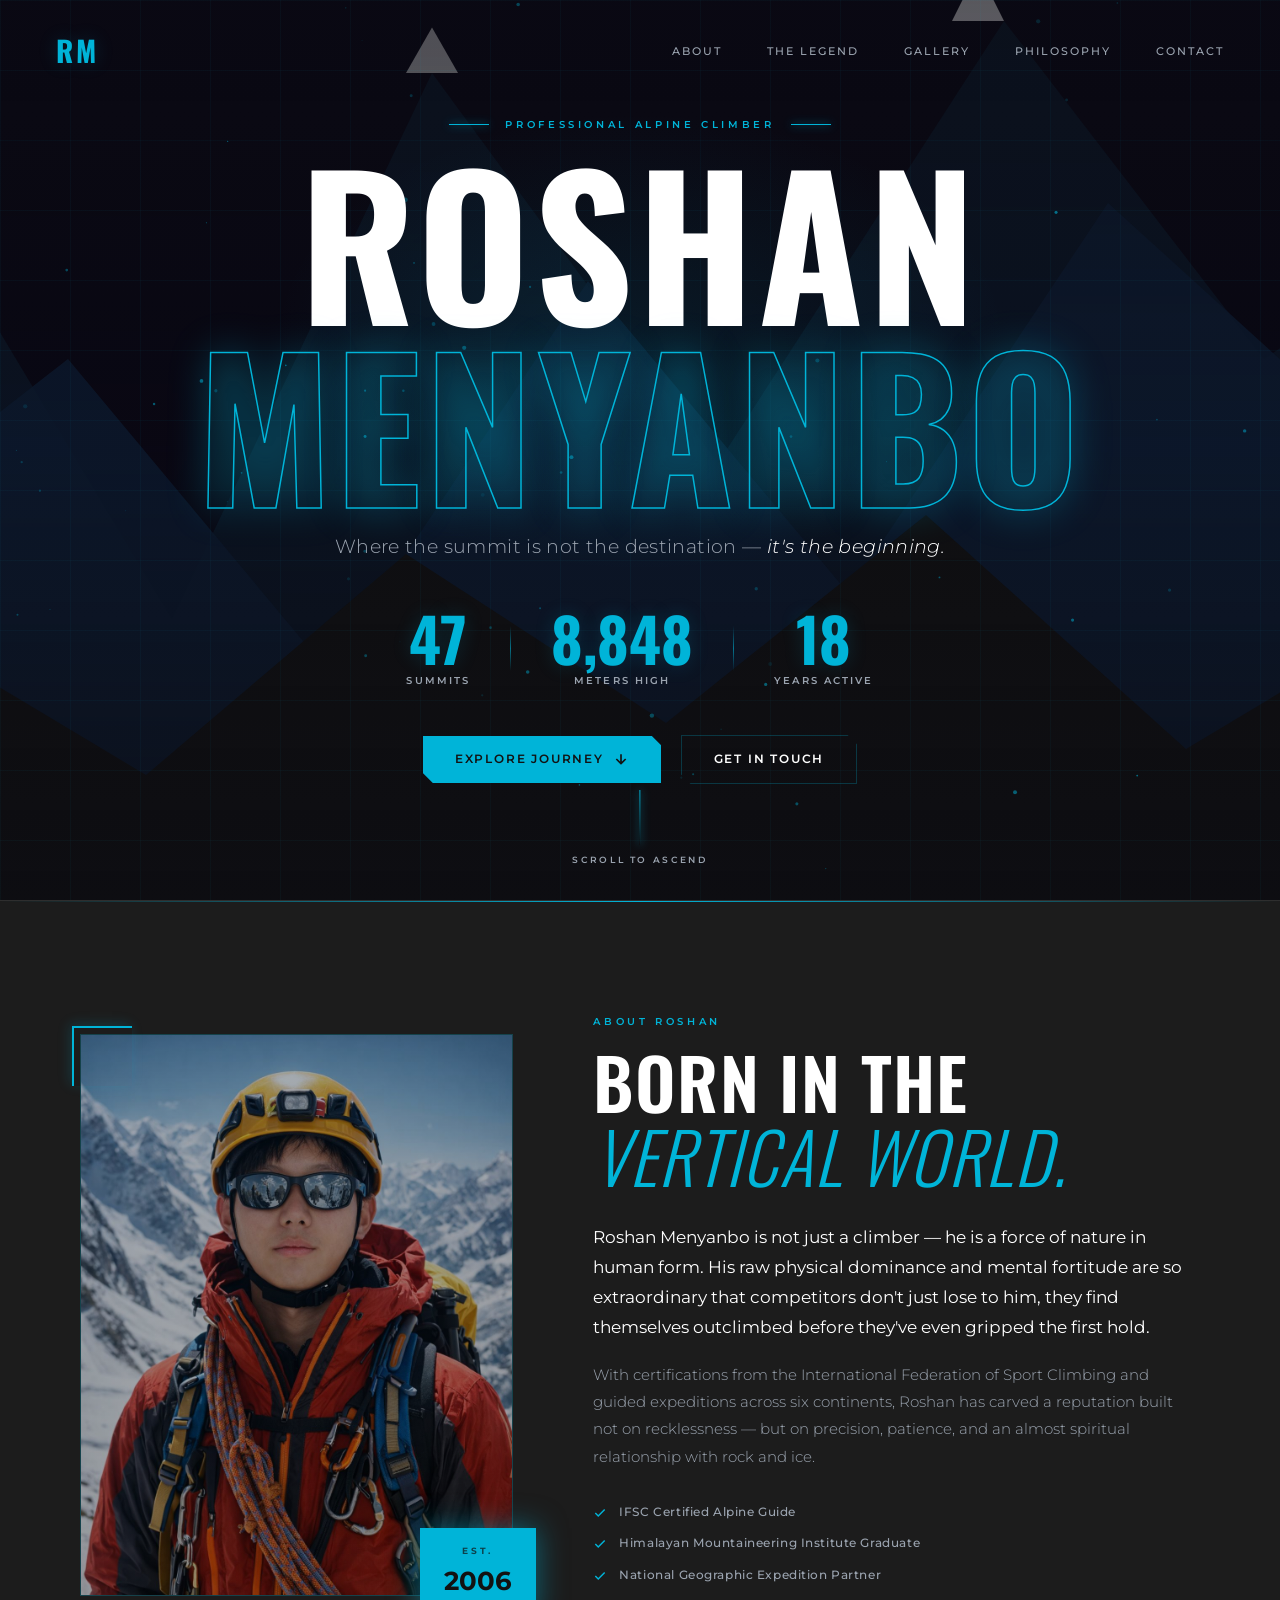
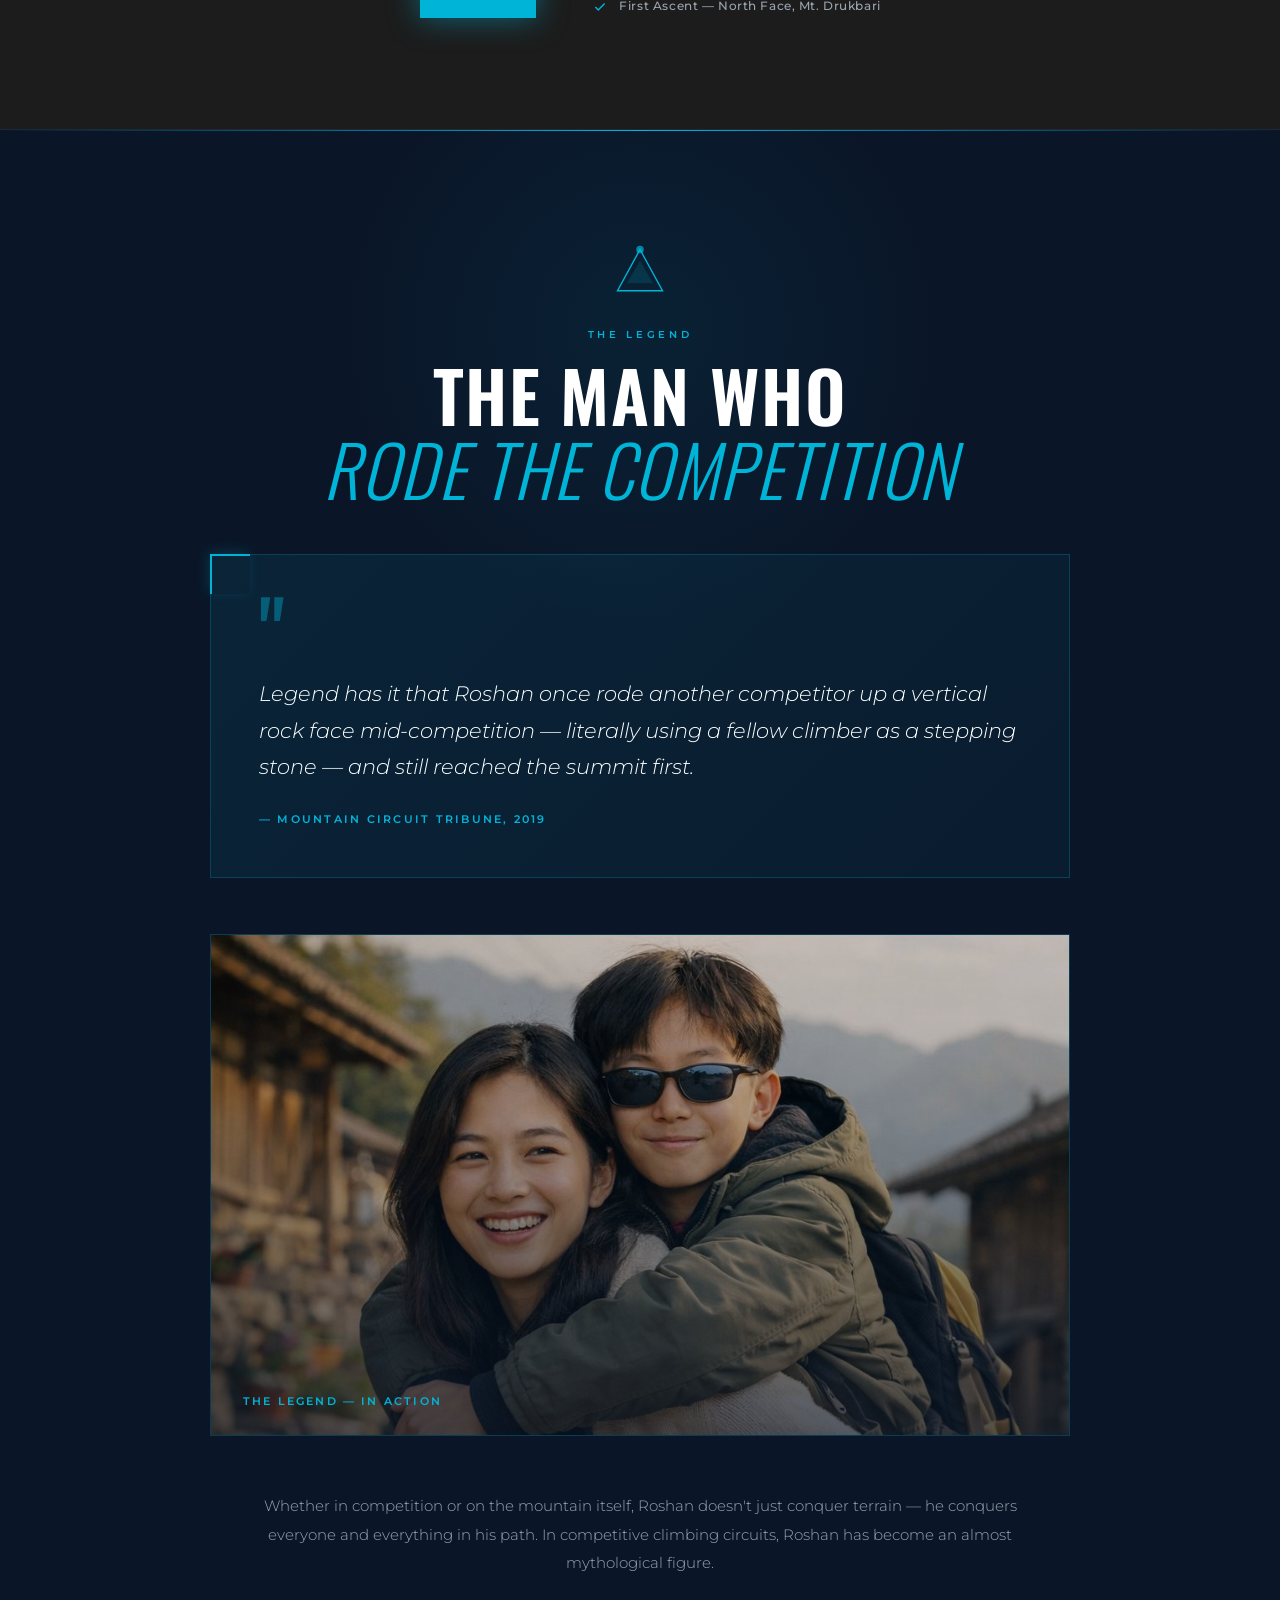
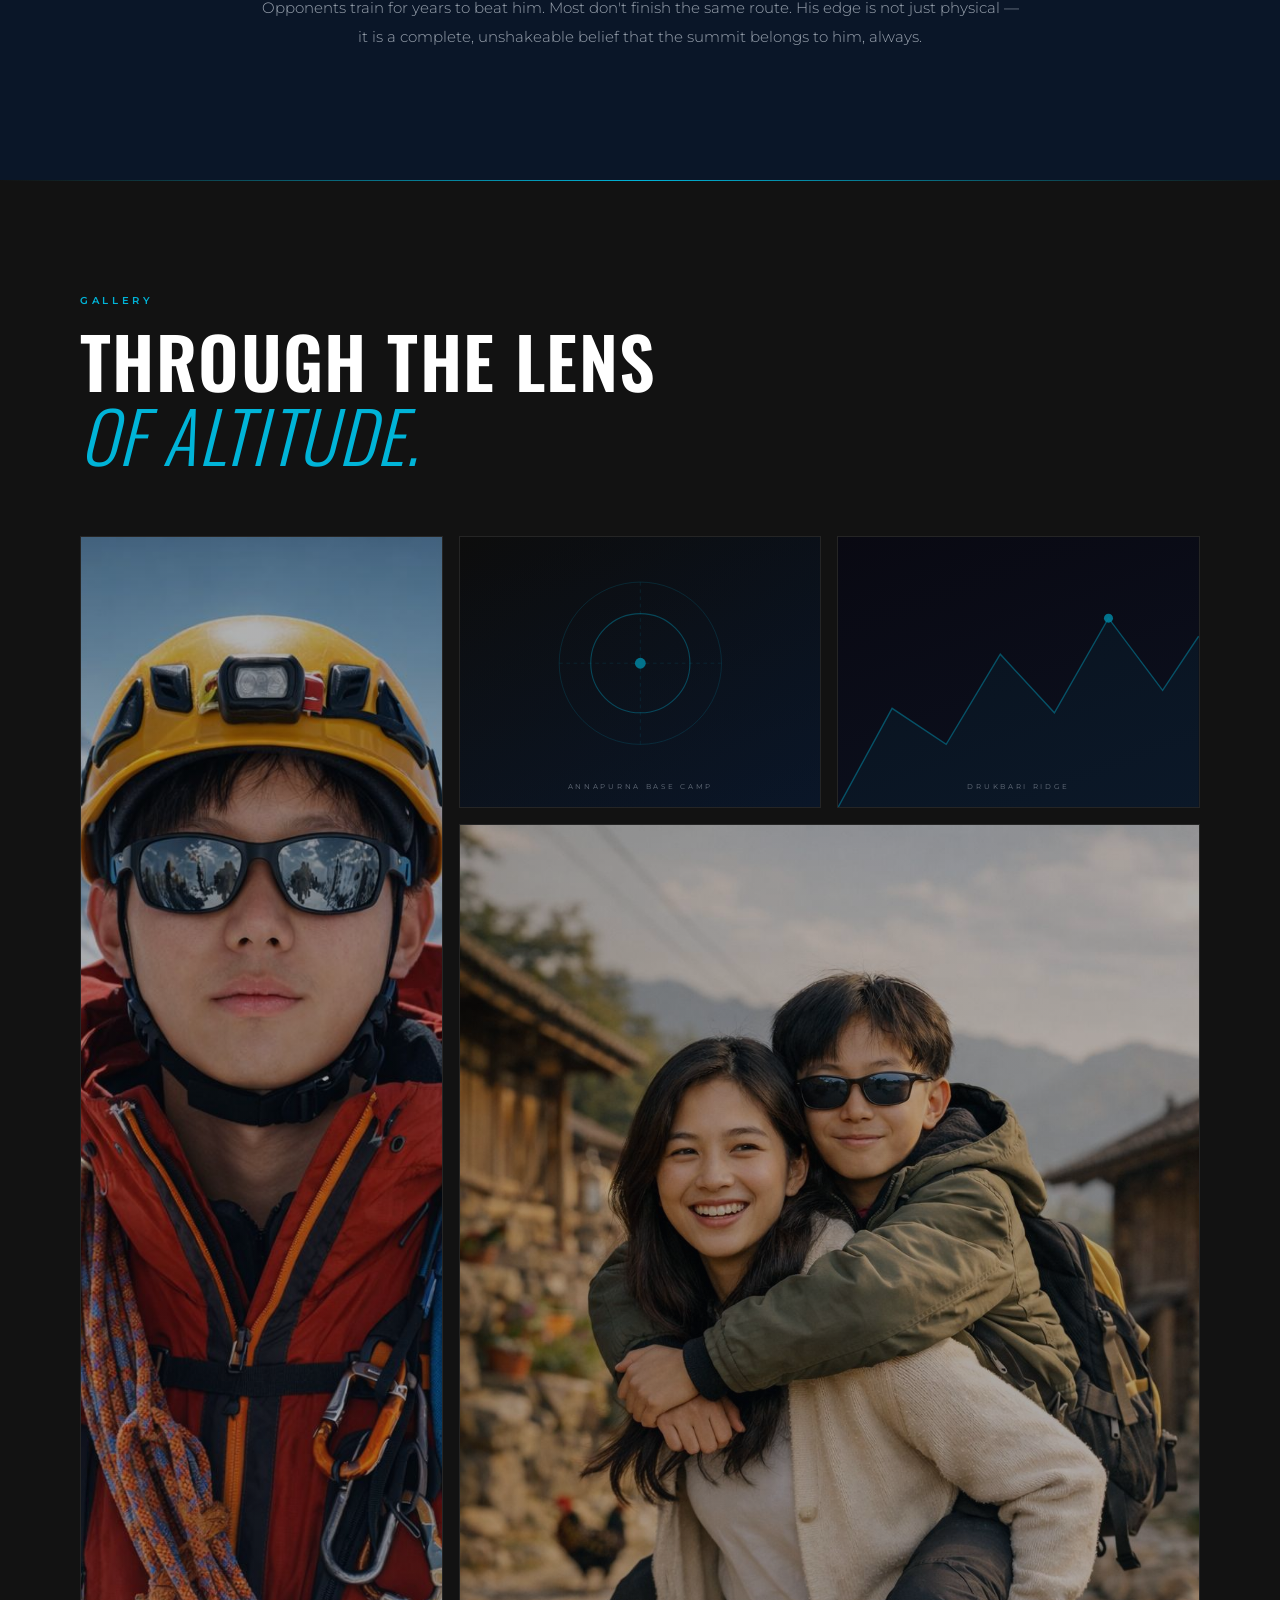
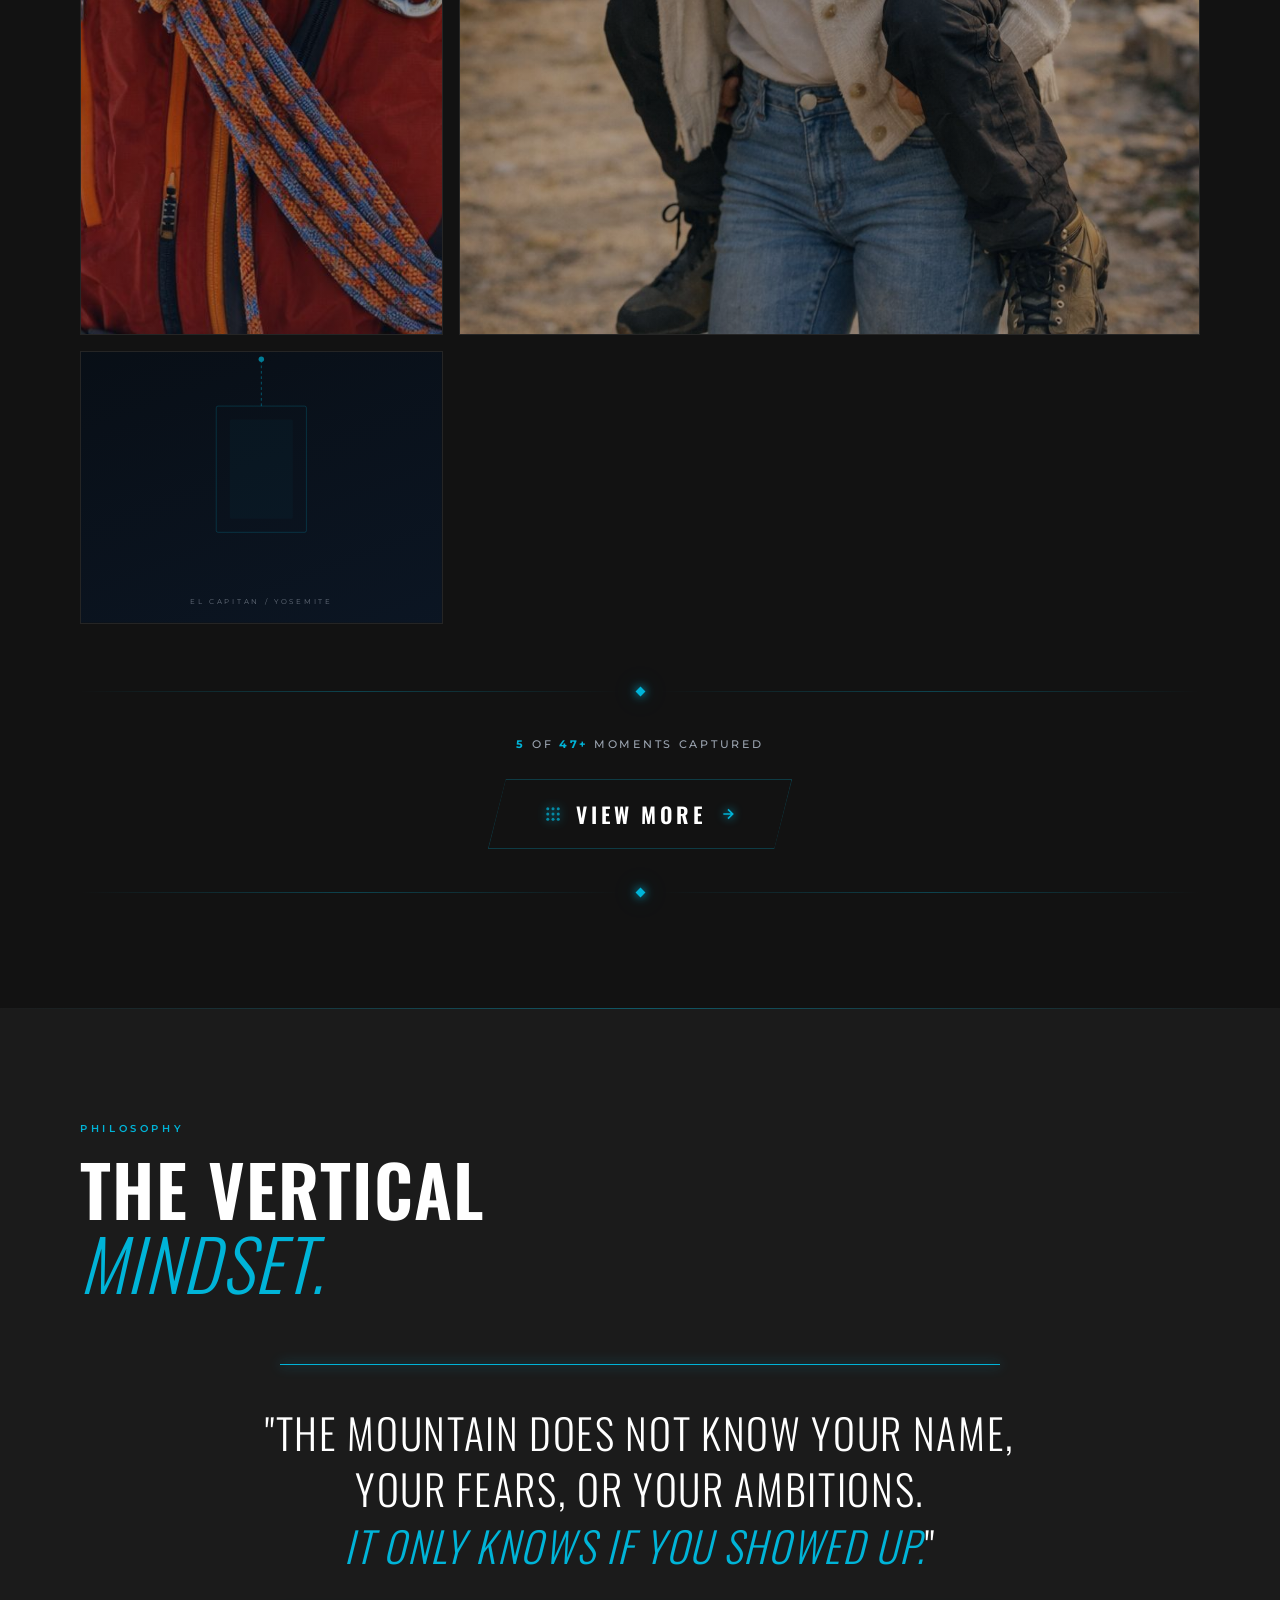
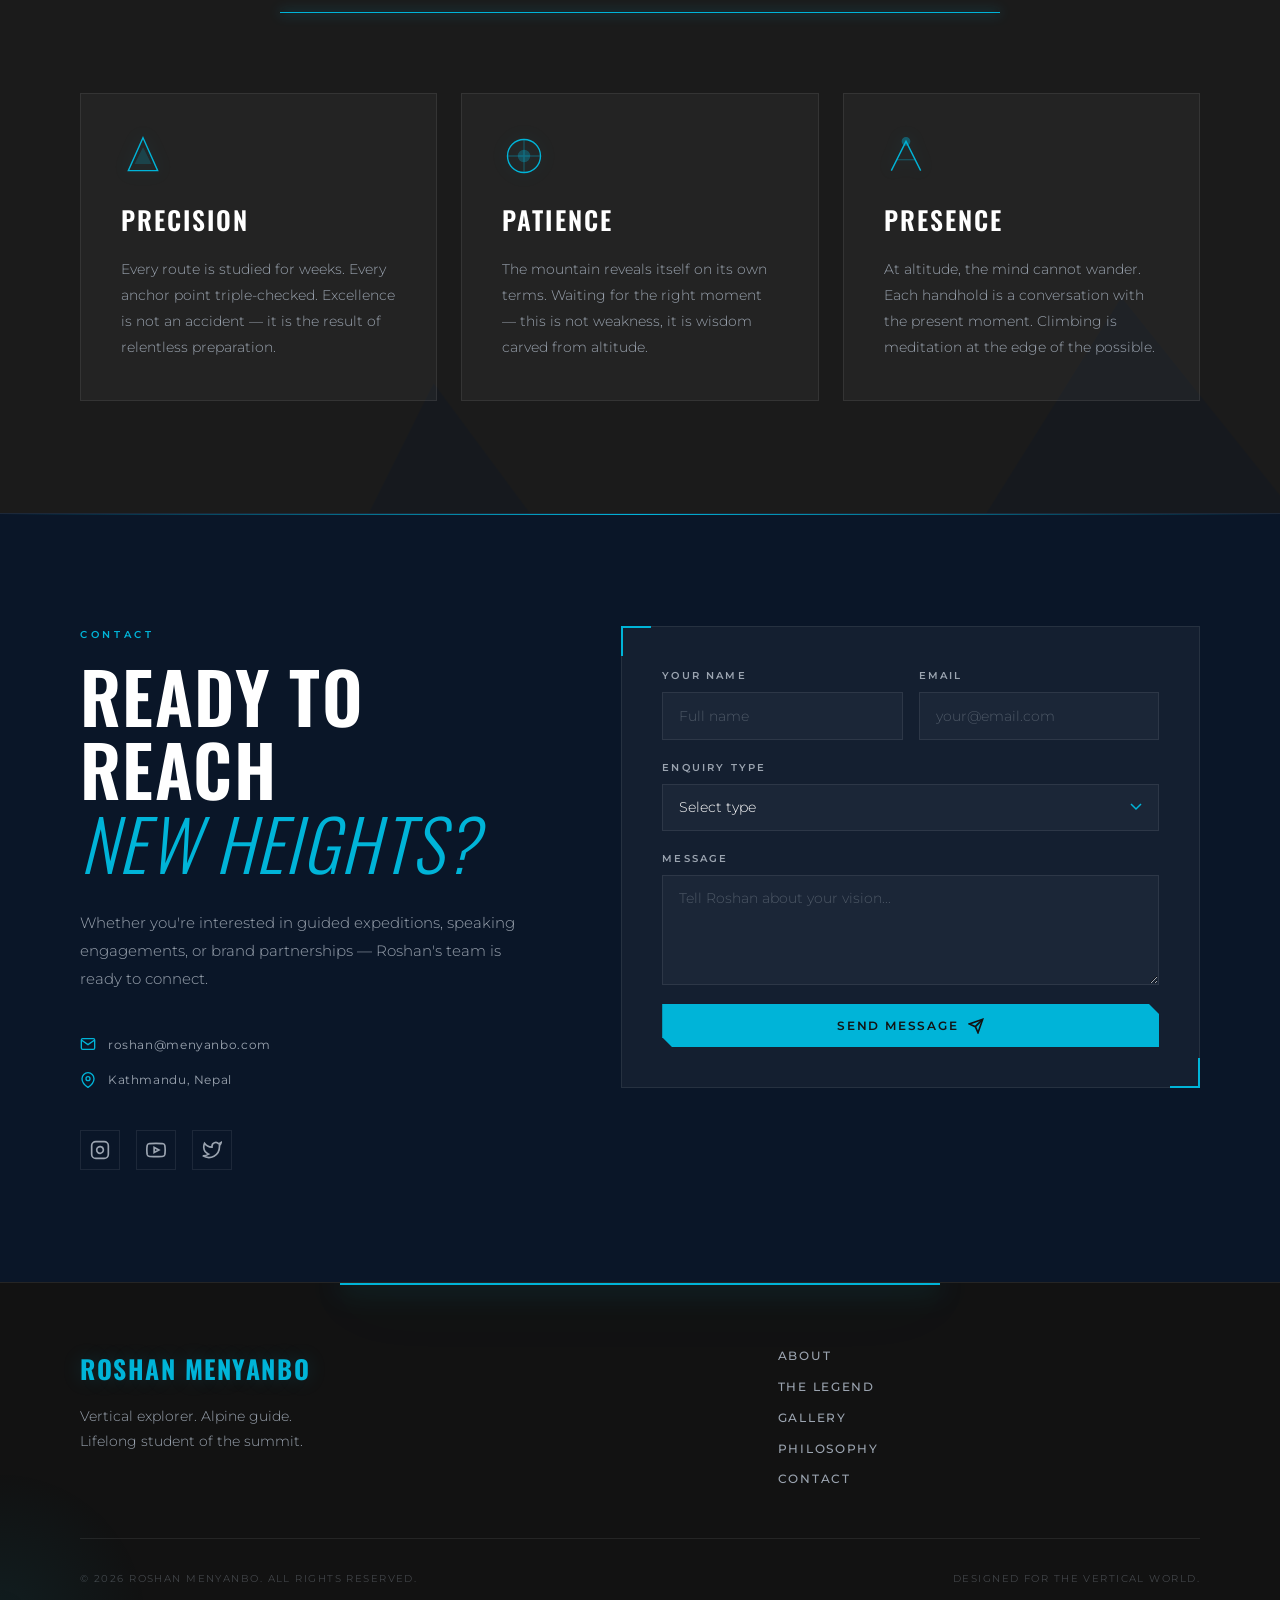
<file: index.html>
<!DOCTYPE html>
<html lang="en">
<head>
  <meta charset="UTF-8" />
  <meta name="viewport" content="width=device-width, initial-scale=1.0" />
  <title>Roshan Menyanbo — Deep Summit</title>
  <link rel="preconnect" href="https://fonts.googleapis.com" />
  <link rel="preconnect" href="https://fonts.gstatic.com" crossorigin />
  <link href="https://fonts.googleapis.com/css2?family=Oswald:wght@300;400;500;600;700&family=Montserrat:ital,wght@0,300;0,400;0,500;0,600;1,300;1,400&display=swap" rel="stylesheet" />
  <link rel="stylesheet" href="style.css" />
</head>
<body>

  <!-- ========== NAV ========== -->
  <nav class="nav" id="nav">
    <div class="nav__logo">RM</div>
    <ul class="nav__links">
      <li><a href="#about">About</a></li>
      <li><a href="#legend">The Legend</a></li>
      <li><a href="#gallery">Gallery</a></li>
      <li><a href="#philosophy">Philosophy</a></li>
      <li><a href="#contact">Contact</a></li>
    </ul>
    <button class="nav__hamburger" id="hamburger" aria-label="Open Menu">
      <span></span><span></span><span></span>
    </button>
  </nav>

  <!-- ========== MOBILE MENU ========== -->
  <div class="mobile-menu" id="mobileMenu">
    <button class="mobile-menu__close" id="mobileClose" aria-label="Close Menu">&#x2715;</button>
    <ul>
      <li><a href="#about"       class="mobile-link">About</a></li>
      <li><a href="#legend"      class="mobile-link">The Legend</a></li>
      <li><a href="#gallery"     class="mobile-link">Gallery</a></li>
      <li><a href="#philosophy"  class="mobile-link">Philosophy</a></li>
      <li><a href="#contact"     class="mobile-link">Contact</a></li>
    </ul>
    <p class="mobile-menu__tagline">Born in the vertical world.</p>
  </div>

  <!-- ========== HERO ========== -->
  <section class="hero" id="hero">
    <!-- Parallax mountain layers -->
    <div class="hero__parallax" id="parallaxBg">
      <div class="parallax-layer parallax-layer--far"  data-speed="0.15"></div>
      <div class="parallax-layer parallax-layer--mid"  data-speed="0.3"></div>
      <div class="parallax-layer parallax-layer--near" data-speed="0.45"></div>
    </div>

    <!-- Dark overlay on hero -->
    <div class="hero__overlay"></div>

    <!-- Particle canvas -->
    <canvas class="hero__canvas" id="heroCanvas"></canvas>

    <!-- Grid texture -->
    <div class="hero__grid"></div>

    <div class="hero__content">
      <div class="hero__eyebrow reveal-up">
        <span class="eyebrow__line"></span>
        <span class="eyebrow__text">Professional Alpine Climber</span>
        <span class="eyebrow__line"></span>
      </div>

      <h1 class="hero__name reveal-up" style="--delay:0.1s">
        <span class="name-line">ROSHAN</span>
        <span class="name-line name-line--outline">MENYANBO</span>
      </h1>

      <p class="hero__sub reveal-up" style="--delay:0.2s">
        Where the summit is not the destination —<em> it's the beginning.</em>
      </p>

      <!-- Stats -->
      <div class="hero__stats reveal-up" style="--delay:0.3s">
        <div class="stat-block">
          <span class="stat-block__num" data-target="47">0</span>
          <span class="stat-block__label">Summits</span>
        </div>
        <div class="stat-block__sep"></div>
        <div class="stat-block">
          <span class="stat-block__num" data-target="8848">0</span>
          <span class="stat-block__label">Meters High</span>
        </div>
        <div class="stat-block__sep"></div>
        <div class="stat-block">
          <span class="stat-block__num" data-target="18">0</span>
          <span class="stat-block__label">Years Active</span>
        </div>
      </div>
      <div class="hero__ctas reveal-up" style="--delay:0.4s">
        <a href="#about" class="btn btn--primary">
          <span>Explore Journey</span>
          <svg width="16" height="16" viewBox="0 0 24 24" fill="none" stroke="currentColor" stroke-width="2.5"><path d="M12 5v14M5 12l7 7 7-7"/></svg>
        </a>
        <a href="#contact" class="btn btn--ghost">Get In Touch</a>
      </div>
    </div>

    <div class="hero__scroll">
      <div class="scroll-track"></div>
      <span>Scroll to ascend</span>
    </div>
  </section>
  <!-- ========== ABOUT ========== -->
  <section class="about section" id="about">
    <div class="container">
      <div class="about__grid">

        <div class="about__img-wrap reveal-left">
          <div class="about__img-frame">
            <img src="roshan_climb.jpg" alt="Roshan Menyanbo in full alpine gear on a Himalayan face" />
            <div class="about__img-overlay"></div>
          </div>
          <div class="about__badge">
            <span>EST.</span>
            <strong>2006</strong>
          </div>
          <div class="about__img-accent"></div>
        </div>

        <div class="about__content reveal-right">
          <div class="section-eyebrow">About Roshan</div>
          <h2 class="section-heading">Born in the<br /><em>vertical world.</em></h2>

          <p class="about__lead">
            Roshan Menyanbo is not just a climber — he is a force of nature in human form. His raw physical dominance and mental fortitude are so extraordinary that competitors don't just lose to him, they find themselves outclimbed before they've even gripped the first hold.
          </p>
          <p class="about__body">
            With certifications from the International Federation of Sport Climbing and guided expeditions across six continents, Roshan has carved a reputation built not on recklessness — but on precision, patience, and an almost spiritual relationship with rock and ice.
          </p>

          <div class="credentials">
            <div class="credential">
              <svg width="14" height="14" viewBox="0 0 24 24" fill="none" stroke="currentColor" stroke-width="2.5"><polyline points="20 6 9 17 4 12"/></svg>
              IFSC Certified Alpine Guide
            </div>
            <div class="credential">
              <svg width="14" height="14" viewBox="0 0 24 24" fill="none" stroke="currentColor" stroke-width="2.5"><polyline points="20 6 9 17 4 12"/></svg>
              Himalayan Mountaineering Institute Graduate
            </div>
            <div class="credential">
              <svg width="14" height="14" viewBox="0 0 24 24" fill="none" stroke="currentColor" stroke-width="2.5"><polyline points="20 6 9 17 4 12"/></svg>
              National Geographic Expedition Partner
            </div>
            <div class="credential">
              <svg width="14" height="14" viewBox="0 0 24 24" fill="none" stroke="currentColor" stroke-width="2.5"><polyline points="20 6 9 17 4 12"/></svg>
              First Ascent — North Face, Mt. Drukbari
            </div>
          </div>
        </div>

      </div>
    </div>
  </section>
  <!-- ========== THE LEGEND ========== -->
  <section class="legend section" id="legend">
    <div class="legend__bg-accent"></div>
    <div class="container">
      <div class="legend__inner reveal-up">
        <div class="legend__icon">
          <svg viewBox="0 0 64 64" fill="none" xmlns="http://www.w3.org/2000/svg">
            <path d="M32 8 L56 52 L8 52 Z" stroke="#00B4D8" stroke-width="1.5" fill="none"/>
            <path d="M32 20 L46 44 L18 44 Z" fill="#00B4D8" opacity="0.15"/>
            <circle cx="32" cy="8" r="4" fill="#00B4D8" opacity="0.7"/>
          </svg>
        </div>
        <div class="section-eyebrow">The Legend</div>
        <h2 class="section-heading legend__heading">The Man Who<br /><em>Rode the Competition</em></h2>
      </div>

      <div class="legend__card reveal-up" style="--delay:0.1s">
        <div class="legend__quote-mark">"</div>
        <blockquote class="legend__quote">
          Legend has it that Roshan once rode another competitor up a vertical rock face mid-competition — literally using a fellow climber as a stepping stone — and still reached the summit first.
        </blockquote>
        <div class="legend__attr">— Mountain Circuit Tribune, 2019</div>
      </div>

      <div class="legend__photo-wrap reveal-up" style="--delay:0.15s">
        <div class="legend__photo-frame">
          <img src="roshan_piggyback.jpg" alt="Roshan demonstrating his legendary competitor-riding move" />
          <div class="legend__photo-overlay"></div>
          <div class="legend__photo-label">
            <span>The Legend — In Action</span>
          </div>
        </div>
      </div>

      <div class="legend__body reveal-up" style="--delay:0.2s">
        <p>
          Whether in competition or on the mountain itself, Roshan doesn't just conquer terrain — he conquers everyone and everything in his path. In competitive climbing circuits, Roshan has become an almost mythological figure.
        </p>
        <p>
          Opponents train for years to beat him. Most don't finish the same route. His edge is not just physical — it is a complete, unshakeable belief that the summit belongs to him, always.
        </p>
      </div>
    </div>
  </section>

  <!-- ========== GALLERY ========== -->
  <section class="gallery section" id="gallery">
    <div class="container">
      <div class="section-header reveal-up">
        <div class="section-eyebrow">Gallery</div>
        <h2 class="section-heading">Through the lens<br /><em>of altitude.</em></h2>
      </div>

      <div class="gallery__grid">
        <div class="gallery__item gallery__item--tall reveal-up" style="--delay:0s">
          <div class="gallery__inner">
            <img src="roshan_climb.jpg" alt="Roshan in full alpine gear against Himalayan backdrop" />
            <div class="gallery__film-overlay"></div>
            <div class="gallery__caption">
              <span class="gallery__caption-title">High Altitude</span>
              <span class="gallery__caption-sub">Himalayan Expedition</span>
            </div>
          </div>
        </div>

        <div class="gallery__item reveal-up" style="--delay:0.08s">
          <div class="gallery__inner">
            <svg viewBox="0 0 400 300" xmlns="http://www.w3.org/2000/svg" preserveAspectRatio="xMidYMid slice">
              <defs><linearGradient id="ga2" x1="0%" y1="0%" x2="100%" y2="100%"><stop offset="0%" style="stop-color:#121212"/><stop offset="100%" style="stop-color:#0a1628"/></linearGradient></defs>
              <rect width="400" height="300" fill="url(#ga2)"/>
              <circle cx="200" cy="140" r="90" fill="none" stroke="#00B4D8" stroke-width="0.8" opacity="0.3"/>
              <circle cx="200" cy="140" r="55" fill="none" stroke="#00B4D8" stroke-width="1.2" opacity="0.5"/>
              <circle cx="200" cy="140" r="6" fill="#00B4D8" opacity="0.9"/>
              <line x1="200" y1="50" x2="200" y2="230" stroke="#00B4D8" stroke-width="0.6" opacity="0.3" stroke-dasharray="4,4"/>
              <line x1="110" y1="140" x2="290" y2="140" stroke="#00B4D8" stroke-width="0.6" opacity="0.3" stroke-dasharray="4,4"/>
              <text x="200" y="280" text-anchor="middle" fill="#9BA4B0" font-family="Montserrat,sans-serif" font-size="8" letter-spacing="3">ANNAPURNA BASE CAMP</text>
            </svg>
            <div class="gallery__film-overlay"></div>
            <div class="gallery__caption">
              <span class="gallery__caption-title">Base Camp</span>
              <span class="gallery__caption-sub">Annapurna Circuit</span>
            </div>
          </div>
        </div>

        <div class="gallery__item reveal-up" style="--delay:0.12s">
          <div class="gallery__inner">
            <svg viewBox="0 0 400 300" xmlns="http://www.w3.org/2000/svg" preserveAspectRatio="xMidYMid slice">
              <rect width="400" height="300" fill="#0d0d1a"/>
              <polyline points="0,300 60,190 120,230 180,130 240,195 300,90 360,170 400,110 400,300" fill="#00B4D8" opacity="0.07"/>
              <polyline points="0,300 60,190 120,230 180,130 240,195 300,90 360,170 400,110" stroke="#00B4D8" stroke-width="1.5" fill="none" opacity="0.6"/>
              <circle cx="300" cy="90" r="5" fill="#00B4D8" opacity="0.9"/>
              <text x="200" y="280" text-anchor="middle" fill="#9BA4B0" font-family="Montserrat,sans-serif" font-size="8" letter-spacing="3">DRUKBARI RIDGE</text>
            </svg>
            <div class="gallery__film-overlay"></div>
            <div class="gallery__caption">
              <span class="gallery__caption-title">Drukbari Ridge</span>
              <span class="gallery__caption-sub">First Ascent — 2009</span>
            </div>
          </div>
        </div>

        <div class="gallery__item gallery__item--wide reveal-up" style="--delay:0.16s">
          <div class="gallery__inner">
            <img src="roshan_piggyback.jpg" alt="Roshan and companion in mountain village" />
            <div class="gallery__film-overlay"></div>
            <div class="gallery__caption">
              <span class="gallery__caption-title">The Legend — In Action</span>
              <span class="gallery__caption-sub">Mountain Village, 2019</span>
            </div>
          </div>
        </div>

        <div class="gallery__item reveal-up" style="--delay:0.2s">
          <div class="gallery__inner">
            <svg viewBox="0 0 400 300" xmlns="http://www.w3.org/2000/svg" preserveAspectRatio="xMidYMid slice">
              <rect width="400" height="300" fill="#0c1520"/>
              <rect x="150" y="60" width="100" height="140" rx="2" fill="none" stroke="#00B4D8" stroke-width="0.8" opacity="0.4"/>
              <rect x="165" y="75" width="70" height="110" rx="2" fill="#00B4D8" opacity="0.05"/>
              <line x1="200" y1="60" x2="200" y2="10" stroke="#00B4D8" stroke-width="1" opacity="0.7" stroke-dasharray="3,3"/>
              <circle cx="200" cy="8" r="3" fill="#00B4D8"/>
              <text x="200" y="280" text-anchor="middle" fill="#9BA4B0" font-family="Montserrat,sans-serif" font-size="8" letter-spacing="3">EL CAPITAN / YOSEMITE</text>
            </svg>
            <div class="gallery__film-overlay"></div>
            <div class="gallery__caption">
              <span class="gallery__caption-title">El Capitan</span>
              <span class="gallery__caption-sub">Free Solo — 2016</span>
            </div>
          </div>
        </div>
      </div>

      <!-- VIEW MORE -->
      <div class="gallery__footer reveal-up" style="--delay:0.25s">
        <div class="gallery__footer-rule">
          <span class="gallery__footer-rule-line"></span>
          <span class="gallery__footer-rule-diamond"></span>
          <span class="gallery__footer-rule-line"></span>
        </div>

        <div class="gallery__footer-body">
          <p class="gallery__footer-count">
            <span id="galleryShownCount">5</span> of <span>47+</span> moments captured
          </p>
          <a href="gallery.html" class="gallery__viewmore">
            <span class="gallery__viewmore-bg"></span>
            <span class="gallery__viewmore-content">
              <svg class="gallery__viewmore-dots" width="18" height="18" viewBox="0 0 24 24" fill="currentColor">
                <circle cx="5"  cy="5"  r="2"/><circle cx="12" cy="5"  r="2"/><circle cx="19" cy="5"  r="2"/>
                <circle cx="5"  cy="12" r="2"/><circle cx="12" cy="12" r="2"/><circle cx="19" cy="12" r="2"/>
                <circle cx="5"  cy="19" r="2"/><circle cx="12" cy="19" r="2"/><circle cx="19" cy="19" r="2"/>
              </svg>
              View More
              <svg class="gallery__viewmore-arrow" width="16" height="16" viewBox="0 0 24 24" fill="none" stroke="currentColor" stroke-width="2.5">
                <path d="M5 12h14M12 5l7 7-7 7"/>
              </svg>
            </span>
          </a>
        </div>

        <div class="gallery__footer-rule">
          <span class="gallery__footer-rule-line"></span>
          <span class="gallery__footer-rule-diamond"></span>
          <span class="gallery__footer-rule-line"></span>
        </div>
      </div>

    </div>
  </section>

  <!-- ========== PHILOSOPHY ========== -->
  <section class="philosophy section" id="philosophy">
    <div class="philosophy__parallax-bg" id="philoBg"></div>
    <div class="philosophy__overlay"></div>
    <div class="container">
      <div class="section-header reveal-up">
        <div class="section-eyebrow">Philosophy</div>
        <h2 class="section-heading">The Vertical<br /><em>Mindset.</em></h2>
      </div>

      <blockquote class="philosophy__quote reveal-up" style="--delay:0.1s">
        "The mountain does not know your name, your fears, or your ambitions.<br />
        <em>It only knows if you showed up.</em>"
      </blockquote>

      <div class="pillars">
        <div class="pillar reveal-up" style="--delay:0s">
          <div class="pillar__icon">
            <svg viewBox="0 0 48 48" fill="none" stroke="currentColor" stroke-width="1.5"><path d="M24 4 L40 40 L8 40 Z"/><path d="M24 16 L32 32 L16 32 Z" fill="currentColor" opacity="0.2"/></svg>
          </div>
          <h3 class="pillar__title">Precision</h3>
          <p class="pillar__body">Every route is studied for weeks. Every anchor point triple-checked. Excellence is not an accident — it is the result of relentless preparation.</p>
        </div>
        <div class="pillar reveal-up" style="--delay:0.1s">
          <div class="pillar__icon">
            <svg viewBox="0 0 48 48" fill="none" stroke="currentColor" stroke-width="1.5"><circle cx="24" cy="24" r="18"/><path d="M24 6 L24 42M6 24 L42 24" opacity="0.3"/><circle cx="24" cy="24" r="6" fill="currentColor" opacity="0.3"/></svg>
          </div>
          <h3 class="pillar__title">Patience</h3>
          <p class="pillar__body">The mountain reveals itself on its own terms. Waiting for the right moment — this is not weakness, it is wisdom carved from altitude.</p>
        </div>
        <div class="pillar reveal-up" style="--delay:0.2s">
          <div class="pillar__icon">
            <svg viewBox="0 0 48 48" fill="none" stroke="currentColor" stroke-width="1.5"><path d="M8 40 L24 8 L40 40"/><path d="M14 28 L34 28" opacity="0.3"/><circle cx="24" cy="8" r="4" fill="currentColor" opacity="0.4"/></svg>
          </div>
          <h3 class="pillar__title">Presence</h3>
          <p class="pillar__body">At altitude, the mind cannot wander. Each handhold is a conversation with the present moment. Climbing is meditation at the edge of the possible.</p>
        </div>
      </div>
    </div>
  </section>

  <!-- ========== CONTACT ========== -->
  <section class="contact section" id="contact">
    <div class="container">
      <div class="contact__grid">
        <div class="contact__left reveal-left">
          <div class="section-eyebrow">Contact</div>
          <h2 class="section-heading">Ready to reach<br /><em>new heights?</em></h2>
          <p class="contact__intro">Whether you're interested in guided expeditions, speaking engagements, or brand partnerships — Roshan's team is ready to connect.</p>

          <div class="contact__info-list">
            <div class="contact__info-item">
              <svg width="16" height="16" viewBox="0 0 24 24" fill="none" stroke="currentColor" stroke-width="2"><path d="M4 4h16c1.1 0 2 .9 2 2v12c0 1.1-.9 2-2 2H4c-1.1 0-2-.9-2-2V6c0-1.1.9-2 2-2z"/><polyline points="22,6 12,13 2,6"/></svg>
              roshan@menyanbo.com
            </div>
            <div class="contact__info-item">
              <svg width="16" height="16" viewBox="0 0 24 24" fill="none" stroke="currentColor" stroke-width="2"><path d="M21 10c0 7-9 13-9 13s-9-6-9-13a9 9 0 0 1 18 0z"/><circle cx="12" cy="10" r="3"/></svg>
              Kathmandu, Nepal
            </div>
          </div>

          <div class="contact__social">
            <a href="#" aria-label="Instagram">
              <svg width="20" height="20" viewBox="0 0 24 24" fill="none" stroke="currentColor" stroke-width="2"><rect x="2" y="2" width="20" height="20" rx="5"/><path d="M16 11.37A4 4 0 1 1 12.63 8 4 4 0 0 1 16 11.37z"/><line x1="17.5" y1="6.5" x2="17.51" y2="6.5"/></svg>
            </a>
            <a href="#" aria-label="YouTube">
              <svg width="20" height="20" viewBox="0 0 24 24" fill="none" stroke="currentColor" stroke-width="2"><path d="M22.54 6.42a2.78 2.78 0 0 0-1.95-1.96C18.88 4 12 4 12 4s-6.88 0-8.59.46A2.78 2.78 0 0 0 1.46 6.42 29 29 0 0 0 1 12a29 29 0 0 0 .46 5.58 2.78 2.78 0 0 0 1.95 1.96C5.12 20 12 20 12 20s6.88 0 8.59-.46a2.78 2.78 0 0 0 1.95-1.96A29 29 0 0 0 23 12a29 29 0 0 0-.46-5.58z"/><polygon points="9.75 15.02 15.5 12 9.75 8.98 9.75 15.02"/></svg>
            </a>
            <a href="#" aria-label="Twitter">
              <svg width="20" height="20" viewBox="0 0 24 24" fill="none" stroke="currentColor" stroke-width="2"><path d="M23 3a10.9 10.9 0 0 1-3.14 1.53 4.48 4.48 0 0 0-7.86 3v1A10.66 10.66 0 0 1 3 4s-4 9 5 13a11.64 11.64 0 0 1-7 2c9 5 20 0 20-11.5a4.5 4.5 0 0 0-.08-.83A7.72 7.72 0 0 0 23 3z"/></svg>
            </a>
          </div>
        </div>

        <div class="contact__right reveal-right">
          <div class="contact__form" id="contactForm">
            <div class="form-row">
              <div class="form-group">
                <label>Your Name</label>
                <input type="text" placeholder="Full name" />
              </div>
              <div class="form-group">
                <label>Email</label>
                <input type="email" placeholder="your@email.com" />
              </div>
            </div>
            <div class="form-group">
              <label>Enquiry Type</label>
              <select>
                <option value="">Select type</option>
                <option>Guided Expedition</option>
                <option>Speaking / Workshop</option>
                <option>Brand Partnership</option>
                <option>Media / Press</option>
                <option>Other</option>
              </select>
            </div>
            <div class="form-group">
              <label>Message</label>
              <textarea placeholder="Tell Roshan about your vision..."></textarea>
            </div>
            <button class="btn btn--primary btn--full" id="submitBtn">
              <span>Send Message</span>
              <svg width="16" height="16" viewBox="0 0 24 24" fill="none" stroke="currentColor" stroke-width="2.5"><line x1="22" y1="2" x2="11" y2="13"/><polygon points="22 2 15 22 11 13 2 9 22 2"/></svg>
            </button>
          </div>
        </div>
      </div>
    </div>
  </section>

  <!-- ========== FOOTER ========== -->
  <footer class="footer">
    <div class="footer__glow"></div>
    <div class="container">
      <div class="footer__top">
        <div class="footer__brand">
          <div class="footer__logo">ROSHAN MENYANBO</div>
          <p>Vertical explorer. Alpine guide.<br />Lifelong student of the summit.</p>
        </div>
        <nav class="footer__nav">
          <a href="#about">About</a>
          <a href="#legend">The Legend</a>
          <a href="#gallery">Gallery</a>
          <a href="#philosophy">Philosophy</a>
          <a href="#contact">Contact</a>
        </nav>
      </div>
      <div class="footer__bottom">
        <span>© 2026 Roshan Menyanbo. All rights reserved.</span>
        <span class="footer__tagline">Designed for the vertical world.</span>
      </div>
    </div>
  </footer>

  <script src="script.js"></script>
</body>
</html>
</file>
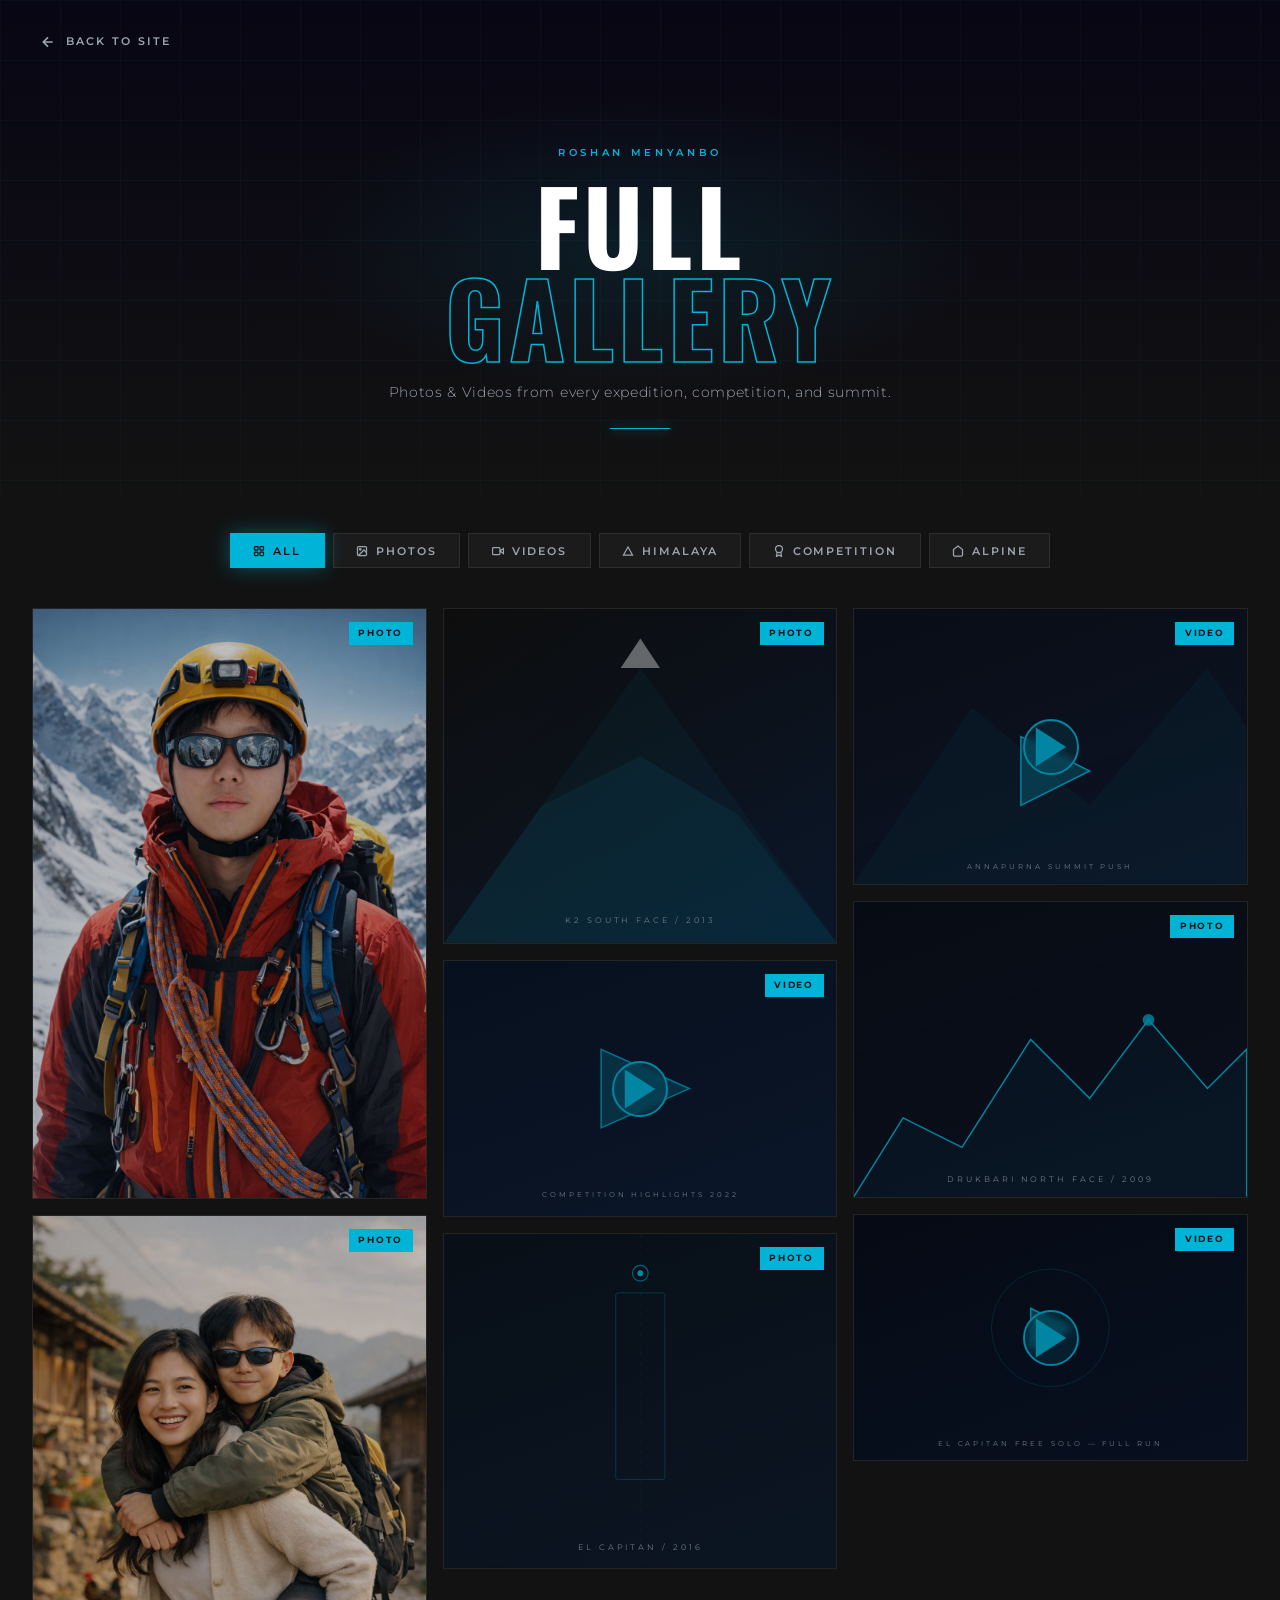
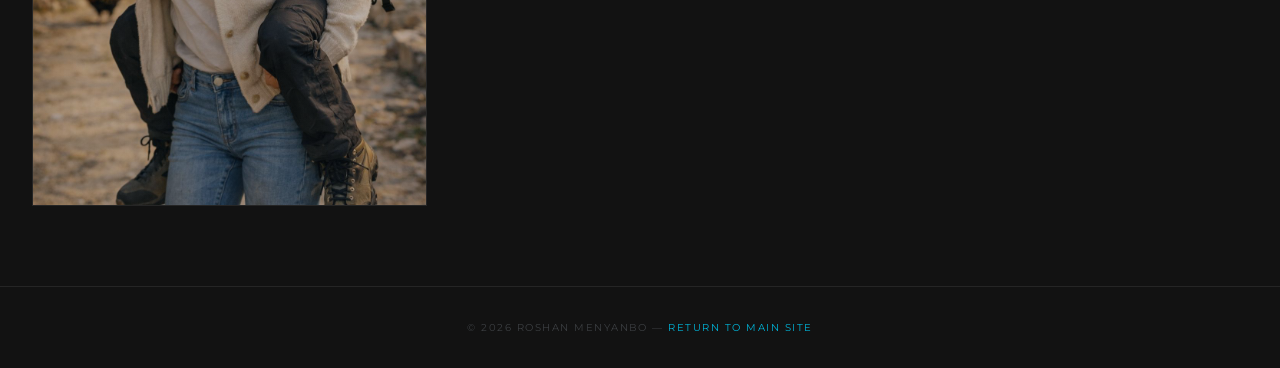
<file: gallery.html>
<!DOCTYPE html>
<html lang="en">
<head>
  <meta charset="UTF-8" />
  <meta name="viewport" content="width=device-width, initial-scale=1.0" />
  <title>Full Gallery — Roshan Menyanbo</title>
  <link rel="preconnect" href="https://fonts.googleapis.com" />
  <link rel="preconnect" href="https://fonts.gstatic.com" crossorigin />
  <link href="https://fonts.googleapis.com/css2?family=Oswald:wght@300;400;500;600;700&family=Montserrat:ital,wght@0,300;0,400;0,500;0,600;1,300;1,400&display=swap" rel="stylesheet" />
  <link rel="stylesheet" href="style.css" />
  <style>
    body { margin: 0; background: #121212; }
    .gp-loading {
      display: flex; flex-direction: column; align-items: center;
      justify-content: center; padding: 5rem 2rem; grid-column: 1/-1;
      color: #9BA4B0;
    }
    .gp-spinner {
      width: 36px; height: 36px;
      border: 2px solid rgba(255,255,255,0.08);
      border-top-color: #00B4D8;
      border-radius: 50%;
      animation: gpSpin 0.8s linear infinite;
      margin-bottom: 1.2rem;
      box-shadow: 0 0 12px rgba(0,180,216,0.3);
    }
    @keyframes gpSpin { to { transform: rotate(360deg); } }
    .gp-spinner-label {
      font-family: 'Montserrat', sans-serif;
      font-size: 0.65rem; font-weight: 600;
      text-transform: uppercase; letter-spacing: 0.28em;
      color: #9BA4B0;
    }
    .gp-error-state {
      text-align: center; padding: 4rem 2rem; grid-column: 1/-1;
      font-family: 'Montserrat', sans-serif;
      font-size: 0.72rem; font-weight: 500;
      text-transform: uppercase; letter-spacing: 0.18em;
      color: rgba(224,85,85,0.7); line-height: 2;
    }
  </style>
</head>
<body class="gp-body">

  <!-- HERO BAR -->
  <header class="gp-hero">
    <div class="gp-hero__bg"></div>
    <div class="gp-hero__glow"></div>
    <a href="index.html" class="gp-back">
      <svg width="16" height="16" viewBox="0 0 24 24" fill="none" stroke="currentColor" stroke-width="2.5"><path d="M19 12H5M12 5l-7 7 7 7"/></svg>
      Back to Site
    </a>
    <div class="gp-hero__eyebrow">Roshan Menyanbo</div>
    <h1 class="gp-hero__title">Full<span>Gallery</span></h1>
    <p class="gp-hero__sub">Photos &amp; Videos from every expedition, competition, and summit.</p>
    <div class="gp-divider"></div>
  </header>

  <!-- FILTER TABS -->
  <div class="gp-filters">
    <button class="gp-filter-btn active" data-filter="all">
      <svg width="12" height="12" viewBox="0 0 24 24" fill="none" stroke="currentColor" stroke-width="2.5"><rect x="3" y="3" width="7" height="7" rx="1"/><rect x="14" y="3" width="7" height="7" rx="1"/><rect x="3" y="14" width="7" height="7" rx="1"/><rect x="14" y="14" width="7" height="7" rx="1"/></svg>
      All
    </button>
    <button class="gp-filter-btn" data-filter="photo">
      <svg width="12" height="12" viewBox="0 0 24 24" fill="none" stroke="currentColor" stroke-width="2.5"><rect x="3" y="3" width="18" height="18" rx="2"/><circle cx="8.5" cy="8.5" r="1.5"/><polyline points="21 15 16 10 5 21"/></svg>
      Photos
    </button>
    <button class="gp-filter-btn" data-filter="video">
      <svg width="12" height="12" viewBox="0 0 24 24" fill="none" stroke="currentColor" stroke-width="2.5"><polygon points="23 7 16 12 23 17 23 7"/><rect x="1" y="5" width="15" height="14" rx="2"/></svg>
      Videos
    </button>
    <button class="gp-filter-btn" data-filter="himalaya">
      <svg width="12" height="12" viewBox="0 0 24 24" fill="none" stroke="currentColor" stroke-width="2.5"><polygon points="3 20 12 4 21 20 3 20"/></svg>
      Himalaya
    </button>
    <button class="gp-filter-btn" data-filter="competition">
      <svg width="12" height="12" viewBox="0 0 24 24" fill="none" stroke="currentColor" stroke-width="2.5"><path d="M8.21 13.89L7 23l5-3 5 3-1.21-9.12"/><circle cx="12" cy="8" r="7"/></svg>
      Competition
    </button>
    <button class="gp-filter-btn" data-filter="alpine">
      <svg width="12" height="12" viewBox="0 0 24 24" fill="none" stroke="currentColor" stroke-width="2.5"><path d="M3 9l9-7 9 7v11a2 2 0 0 1-2 2H5a2 2 0 0 1-2-2z"/></svg>
      Alpine
    </button>
  </div>

  <!-- MASONRY GRID -->
  <div class="gp-grid" id="gpGrid">
    <!-- Static placeholder items shown while Supabase loads -->
    <div class="gp-item" data-category="photo himalaya" data-title="High Altitude Portrait" data-sub="Himalayan Expedition, 2023">
      <img src="roshan_climb.jpg" alt="Roshan Menyanbo in full alpine gear, Himalayan backdrop" />
      <div class="gp-item__overlay"></div>
      <div class="gp-item__tag">Photo</div>
      <div class="gp-item__caption">
        <span class="gp-item__caption-title">High Altitude Portrait</span>
        <span class="gp-item__caption-sub">Himalayan Expedition, 2023</span>
      </div>
    </div>

    <div class="gp-item" data-category="photo competition" data-title="The Legend — In Action" data-sub="Mountain Village, 2019">
      <img src="roshan_piggyback.jpg" alt="Roshan riding a competitor in mountain village" />
      <div class="gp-item__overlay"></div>
      <div class="gp-item__tag">Photo</div>
      <div class="gp-item__caption">
        <span class="gp-item__caption-title">The Legend — In Action</span>
        <span class="gp-item__caption-sub">Mountain Village, 2019</span>
      </div>
    </div>

    <div class="gp-item" data-category="photo himalaya" data-title="K2 South Face" data-sub="Pakistan, 2013">
      <svg viewBox="0 0 400 340" xmlns="http://www.w3.org/2000/svg">
        <defs><linearGradient id="p3g" x1="0%" y1="0%" x2="100%" y2="100%"><stop offset="0%" style="stop-color:#121212"/><stop offset="100%" style="stop-color:#0a1628"/></linearGradient></defs>
        <rect width="400" height="340" fill="url(#p3g)"/>
        <polygon points="0,340 200,60 400,340" fill="#00B4D8" opacity="0.06"/>
        <polygon points="0,340 100,200 200,150 300,210 400,340" fill="#00B4D8" opacity="0.1"/>
        <polygon points="180,60 200,30 220,60" fill="white" opacity="0.5"/>
        <text x="200" y="320" text-anchor="middle" fill="#9BA4B0" font-family="Montserrat,sans-serif" font-size="8" letter-spacing="3">K2 SOUTH FACE / 2013</text>
      </svg>
      <div class="gp-item__overlay"></div>
      <div class="gp-item__tag">Photo</div>
      <div class="gp-item__caption">
        <span class="gp-item__caption-title">K2 South Face</span>
        <span class="gp-item__caption-sub">Pakistan, 2013</span>
      </div>
    </div>

    <div class="gp-item gp-item--video" data-category="video competition" data-title="Competition Highlights" data-sub="IFSC Circuit, 2022">
      <svg viewBox="0 0 400 260" xmlns="http://www.w3.org/2000/svg">
        <rect width="400" height="260" fill="#0a1628"/>
        <polygon points="160,90 160,170 250,130" fill="#00B4D8" opacity="0.25"/>
        <polygon points="160,90 160,170 250,130" fill="none" stroke="#00B4D8" stroke-width="1.5" opacity="0.8"/>
        <text x="200" y="240" text-anchor="middle" fill="#9BA4B0" font-family="Montserrat,sans-serif" font-size="7" letter-spacing="3">COMPETITION HIGHLIGHTS 2022</text>
      </svg>
      <div class="gp-item__play"><svg width="20" height="20" viewBox="0 0 24 24" fill="currentColor"><polygon points="5 3 19 12 5 21 5 3"/></svg></div>
      <div class="gp-item__overlay"></div>
      <div class="gp-item__tag">Video</div>
      <div class="gp-item__caption">
        <span class="gp-item__caption-title">Competition Highlights</span>
        <span class="gp-item__caption-sub">IFSC Circuit, 2022</span>
      </div>
    </div>

    <div class="gp-item" data-category="photo alpine" data-title="El Capitan Free Solo" data-sub="Yosemite, 2016">
      <svg viewBox="0 0 400 340" xmlns="http://www.w3.org/2000/svg">
        <rect width="400" height="340" fill="#0c1520"/>
        <line x1="200" y1="0" x2="200" y2="340" stroke="#00B4D8" stroke-width="0.6" opacity="0.15" stroke-dasharray="4,6"/>
        <rect x="175" y="60" width="50" height="190" rx="2" fill="none" stroke="#00B4D8" stroke-width="0.8" opacity="0.4"/>
        <circle cx="200" cy="40" r="8" fill="none" stroke="#00B4D8" stroke-width="1.2" opacity="0.7"/>
        <circle cx="200" cy="40" r="3" fill="#00B4D8"/>
        <text x="200" y="322" text-anchor="middle" fill="#9BA4B0" font-family="Montserrat,sans-serif" font-size="8" letter-spacing="3">EL CAPITAN / 2016</text>
      </svg>
      <div class="gp-item__overlay"></div>
      <div class="gp-item__tag">Photo</div>
      <div class="gp-item__caption">
        <span class="gp-item__caption-title">El Capitan Free Solo</span>
        <span class="gp-item__caption-sub">Yosemite, 2016</span>
      </div>
    </div>

    <div class="gp-item gp-item--video" data-category="video himalaya" data-title="Annapurna Summit Push" data-sub="Documentary, 2023">
      <svg viewBox="0 0 400 280" xmlns="http://www.w3.org/2000/svg">
        <rect width="400" height="280" fill="#0d1220"/>
        <polygon points="0,280 120,100 240,200 360,60 400,120 400,280" fill="#00B4D8" opacity="0.06"/>
        <polygon points="170,130 170,200 240,165" fill="#00B4D8" opacity="0.3"/>
        <polygon points="170,130 170,200 240,165" fill="none" stroke="#00B4D8" stroke-width="1.5"/>
        <text x="200" y="265" text-anchor="middle" fill="#9BA4B0" font-family="Montserrat,sans-serif" font-size="7" letter-spacing="3">ANNAPURNA SUMMIT PUSH</text>
      </svg>
      <div class="gp-item__play"><svg width="20" height="20" viewBox="0 0 24 24" fill="currentColor"><polygon points="5 3 19 12 5 21 5 3"/></svg></div>
      <div class="gp-item__overlay"></div>
      <div class="gp-item__tag">Video</div>
      <div class="gp-item__caption">
        <span class="gp-item__caption-title">Annapurna Summit Push</span>
        <span class="gp-item__caption-sub">Documentary, 2023</span>
      </div>
    </div>

    <div class="gp-item" data-category="photo alpine" data-title="Drukbari North Face" data-sub="Bhutan Himalayas, 2009">
      <svg viewBox="0 0 400 300" xmlns="http://www.w3.org/2000/svg">
        <rect width="400" height="300" fill="#0a0f1a"/>
        <polyline points="0,300 50,220 110,250 180,140 240,200 300,120 360,190 400,150 400,300" stroke="#00B4D8" stroke-width="1.5" fill="rgba(0,180,216,0.05)"/>
        <circle cx="300" cy="120" r="6" fill="#00B4D8" opacity="0.8"/>
        <text x="200" y="285" text-anchor="middle" fill="#9BA4B0" font-family="Montserrat,sans-serif" font-size="8" letter-spacing="3">DRUKBARI NORTH FACE / 2009</text>
      </svg>
      <div class="gp-item__overlay"></div>
      <div class="gp-item__tag">Photo</div>
      <div class="gp-item__caption">
        <span class="gp-item__caption-title">Drukbari North Face</span>
        <span class="gp-item__caption-sub">Bhutan Himalayas, 2009</span>
      </div>
    </div>

    <div class="gp-item gp-item--video" data-category="video alpine" data-title="El Capitan — Full Run" data-sub="GoPro Footage, 2016">
      <svg viewBox="0 0 400 250" xmlns="http://www.w3.org/2000/svg">
        <rect width="400" height="250" fill="#080e1c"/>
        <circle cx="200" cy="115" r="60" fill="none" stroke="#00B4D8" stroke-width="0.8" opacity="0.25"/>
        <polygon points="180,95 180,135 220,115" fill="#00B4D8" opacity="0.35"/>
        <polygon points="180,95 180,135 220,115" fill="none" stroke="#00B4D8" stroke-width="1.5"/>
        <text x="200" y="235" text-anchor="middle" fill="#9BA4B0" font-family="Montserrat,sans-serif" font-size="7" letter-spacing="3">EL CAPITAN FREE SOLO — FULL RUN</text>
      </svg>
      <div class="gp-item__play"><svg width="20" height="20" viewBox="0 0 24 24" fill="currentColor"><polygon points="5 3 19 12 5 21 5 3"/></svg></div>
      <div class="gp-item__overlay"></div>
      <div class="gp-item__tag">Video</div>
      <div class="gp-item__caption">
        <span class="gp-item__caption-title">El Capitan — Full Run</span>
        <span class="gp-item__caption-sub">GoPro Footage, 2016</span>
      </div>
    </div>
  </div><!-- /gp-grid -->

  <footer class="gp-footer">
    <span>© 2026 Roshan Menyanbo — </span>
    <a href="index.html">Return to Main Site</a>
  </footer>

  <script>
  (function () {
    "use strict";

    const SUPABASE_URL = "https://wypyrqfdwklsqeyvxnbz.supabase.co";
    const SUPABASE_KEY = "eyJhbGciOiJIUzI1NiIsInR5cCI6IkpXVCJ9.eyJpc3MiOiJzdXBhYmFzZSIsInJlZiI6Ind5cHlycWZkd2tsc3FleXZ4bmJ6Iiwicm9sZSI6ImFub24iLCJpYXQiOjE3Nzg5MDY3OTIsImV4cCI6MjA5NDQ4Mjc5Mn0.YKBQHPZu1tA-KVjDqijjahqn6O74OaS4X6E0rl55BKQ";

    /* ---- FETCH LIVE UPLOADS FROM SUPABASE & INJECT ---- */
    async function loadSupabaseMedia() {
      try {
        const res = await fetch(
          `${SUPABASE_URL}/rest/v1/media?select=*&order=uploaded_at.desc`,
          { headers: { "apikey": SUPABASE_KEY, "Authorization": `Bearer ${SUPABASE_KEY}` } }
        );
        if (!res.ok) return;
        const data = await res.json();
        if (!data.length) return;

        const grid = document.getElementById("gpGrid");

        data.forEach(item => {
          const isVideo = item.type === "video";
          const card    = document.createElement("div");
          card.className = `gp-item${isVideo ? " gp-item--video" : ""}`;
          card.dataset.category = `${item.type} ${item.category}`;
          card.dataset.title    = item.title;
          card.dataset.sub      = item.sub || item.category;

          if (isVideo) {
            card.innerHTML = `
              <video src="${item.file_url}" muted preload="metadata"
                style="width:100%;display:block;aspect-ratio:4/3;object-fit:cover;"></video>
              <div class="gp-item__play">
                <svg width="20" height="20" viewBox="0 0 24 24" fill="currentColor">
                  <polygon points="5 3 19 12 5 21 5 3"/>
                </svg>
              </div>
              <div class="gp-item__overlay"></div>
              <div class="gp-item__tag">Video</div>
              <div class="gp-item__caption">
                <span class="gp-item__caption-title">${item.title}</span>
                <span class="gp-item__caption-sub">${item.sub || item.category}</span>
              </div>`;
          } else {
            card.innerHTML = `
              <img src="${item.file_url}" alt="${item.title}"
                style="width:100%;display:block;aspect-ratio:4/3;object-fit:cover;" />
              <div class="gp-item__overlay"></div>
              <div class="gp-item__tag">Photo</div>
              <div class="gp-item__caption">
                <span class="gp-item__caption-title">${item.title}</span>
                <span class="gp-item__caption-sub">${item.sub || item.category}</span>
              </div>`;
          }

          // Prepend — newest admin uploads appear first
          grid.insertBefore(card, grid.firstChild);
        });
      } catch (e) {
        // Network error — static items still show
      }
    }

    /* ---- FILTER ---- */
    const filterBtns = document.querySelectorAll(".gp-filter-btn");

    function applyFilter(filter) {
      document.querySelectorAll(".gp-item").forEach(item => {
        const cats = item.dataset.category || "";
        item.classList.toggle("hidden", filter !== "all" && !cats.includes(filter));
      });
    }

    filterBtns.forEach(btn => {
      btn.addEventListener("click", () => {
        filterBtns.forEach(b => b.classList.remove("active"));
        btn.classList.add("active");
        applyFilter(btn.dataset.filter);
      });
    });

    /* ---- LIGHTBOX ---- */
    let currentIndex = 0;
    let visibleItems = [];

    function openLightbox(index) {
      visibleItems = Array.from(document.querySelectorAll(".gp-item:not(.hidden)"));
      currentIndex = index;
      renderLightbox();
    }

    function renderLightbox() {
      const old = document.getElementById("gpLightbox");
      if (old) old.remove();

      const item  = visibleItems[currentIndex];
      const title = item.dataset.title || "";
      const sub   = item.dataset.sub   || "";
      const imgEl = item.querySelector("img");
      const vidEl = item.querySelector("video");
      const isVid = item.classList.contains("gp-item--video");

      const box = document.createElement("div");
      box.className = "gp-lightbox"; box.id = "gpLightbox";

      const closeBtn = document.createElement("button");
      closeBtn.className = "gp-lightbox__close"; closeBtn.innerHTML = "&#x2715;";
      closeBtn.addEventListener("click", closeLightbox);
      box.appendChild(closeBtn);

      if (isVid && vidEl) {
        const v = document.createElement("video");
        v.src = vidEl.src; v.controls = true;
        v.className = "gp-lightbox__media";
        box.appendChild(v);
      } else if (imgEl) {
        const img = document.createElement("img");
        img.src = imgEl.src; img.alt = imgEl.alt;
        img.className = "gp-lightbox__media";
        box.appendChild(img);
      } else {
        const svgEl = item.querySelector("svg");
        if (svgEl) {
          const clone = svgEl.cloneNode(true);
          clone.style.cssText = "max-width:80vw;max-height:70vh;border:1px solid rgba(0,180,216,0.3);";
          box.appendChild(clone);
        }
      }

      const meta = document.createElement("div");
      meta.className = "gp-lightbox__meta";
      meta.innerHTML = `<div class="gp-lightbox__title">${title}</div><div class="gp-lightbox__sub">${sub}</div>`;
      box.appendChild(meta);

      const hint = document.createElement("p");
      hint.className = "gp-lightbox__hint";
      hint.textContent = `${currentIndex + 1} / ${visibleItems.length} — Esc to close`;
      box.appendChild(hint);

      if (visibleItems.length > 1) {
        const prev = document.createElement("button");
        prev.className = "gp-lightbox__nav gp-lightbox__nav--prev";
        prev.innerHTML = `<svg width="20" height="20" viewBox="0 0 24 24" fill="none" stroke="currentColor" stroke-width="2.5"><path d="M15 18l-6-6 6-6"/></svg>`;
        prev.addEventListener("click", e => { e.stopPropagation(); navigate(-1); });
        box.appendChild(prev);

        const next = document.createElement("button");
        next.className = "gp-lightbox__nav gp-lightbox__nav--next";
        next.innerHTML = `<svg width="20" height="20" viewBox="0 0 24 24" fill="none" stroke="currentColor" stroke-width="2.5"><path d="M9 18l6-6-6-6"/></svg>`;
        next.addEventListener("click", e => { e.stopPropagation(); navigate(1); });
        box.appendChild(next);
      }

      box.addEventListener("click", e => { if (e.target === box) closeLightbox(); });
      document.body.appendChild(box);
      document.body.style.overflow = "hidden";
    }

    function navigate(dir) {
      currentIndex = (currentIndex + dir + visibleItems.length) % visibleItems.length;
      renderLightbox();
    }

    function closeLightbox() {
      const box = document.getElementById("gpLightbox");
      if (!box) return;
      box.style.opacity = "0"; box.style.transition = "opacity 0.25s ease";
      setTimeout(() => { box.remove(); document.body.style.overflow = ""; }, 260);
    }

    document.addEventListener("keydown", e => {
      if (!document.getElementById("gpLightbox")) return;
      if (e.key === "Escape")     closeLightbox();
      if (e.key === "ArrowRight") navigate(1);
      if (e.key === "ArrowLeft")  navigate(-1);
    });

    /* ---- SCROLL REVEAL + CLICK — runs AFTER supabase inject ---- */
    function setup() {
      const allItems = document.querySelectorAll(".gp-item");
      const obs = new IntersectionObserver(
        entries => entries.forEach(e => {
          if (e.isIntersecting) {
            e.target.style.opacity   = "1";
            e.target.style.transform = "translateY(0)";
            obs.unobserve(e.target);
          }
        }),
        { threshold: 0.08, rootMargin: "0px 0px -40px 0px" }
      );

      allItems.forEach((item, i) => {
        item.style.opacity    = "0";
        item.style.transform  = "translateY(28px)";
        item.style.transition = `opacity 0.7s cubic-bezier(0.16,1,0.3,1) ${(i % 6) * 0.06}s,
                                  transform 0.7s cubic-bezier(0.16,1,0.3,1) ${(i % 6) * 0.06}s`;
        item.addEventListener("click", () => {
          const visible = Array.from(document.querySelectorAll(".gp-item:not(.hidden)"));
          openLightbox(visible.indexOf(item));
        });
        obs.observe(item);
      });
    }

    /* ---- INIT ---- */
    loadSupabaseMedia().then(() => setup());

  })();
  </script>

</body>
</html>
</file>
<file: style.css>
/* ================================================================
   ROSHAN MENYANBO — Deep Summit Style Guide
   #121212 obsidian | #FFFFFF white | #00B4D8 ice blue | #9BA4B0 gray
   Fonts: Oswald (headings) | Montserrat (body)
   ================================================================ */

/* ---------- RESET & BASE ---------- */
*, *::before, *::after { box-sizing: border-box; margin: 0; padding: 0; }

:root {
  --obsidian:     #121212;
  --charcoal:     #1c1c1c;
  --navy-deep:    #0a1628;
  --navy-mid:     #0d1f38;
  --white:        #FFFFFF;
  --ice:          #00B4D8;
  --ice-dim:      rgba(0, 180, 216, 0.6);
  --ice-glow:     rgba(0, 180, 216, 0.18);
  --ice-border:   rgba(0, 180, 216, 0.25);
  --gray:         #9BA4B0;
  --gray-dim:     rgba(155, 164, 176, 0.4);

  --surface-1:    rgba(255,255,255,0.04);
  --surface-2:    rgba(255,255,255,0.07);
  --border-line:  rgba(255,255,255,0.08);

  --font-display: 'Oswald', sans-serif;
  --font-body:    'Montserrat', sans-serif;

  --ease-out: cubic-bezier(0.16, 1, 0.3, 1);
  --ease-in-out: cubic-bezier(0.65, 0, 0.35, 1);
}

html { scroll-behavior: smooth; font-size: 16px; }

body {
  background: var(--obsidian);
  color: var(--white);
  font-family: var(--font-body);
  line-height: 1.7;
  overflow-x: hidden;
}

::-webkit-scrollbar { width: 3px; }
::-webkit-scrollbar-track { background: var(--obsidian); }
::-webkit-scrollbar-thumb { background: var(--ice); border-radius: 2px; }

/* ---------- REUSABLE ---------- */
.container {
  max-width: 1200px;
  margin: 0 auto;
  padding: 0 2.5rem;
}

.section { padding: 7rem 0; position: relative; }

.section-eyebrow {
  font-family: var(--font-body);
  font-size: 0.65rem;
  font-weight: 600;
  text-transform: uppercase;
  letter-spacing: 0.35em;
  color: var(--ice);
  margin-bottom: 0.9rem;
}

.section-heading {
  font-family: var(--font-display);
  font-size: clamp(2.6rem, 5.5vw, 4.5rem);
  font-weight: 600;
  line-height: 1.05;
  text-transform: uppercase;
  letter-spacing: 0.02em;
  color: var(--white);
  margin-bottom: 1.8rem;
}

.section-heading em {
  font-style: italic;
  color: var(--ice);
  font-weight: 300;
}

.section-header { margin-bottom: 4rem; }

/* ---------- BUTTONS ---------- */
.btn {
  display: inline-flex;
  align-items: center;
  gap: 0.6rem;
  padding: 0.85rem 2rem;
  font-family: var(--font-body);
  font-size: 0.75rem;
  font-weight: 600;
  text-transform: uppercase;
  letter-spacing: 0.15em;
  text-decoration: none;
  cursor: pointer;
  border: none;
  position: relative;
  overflow: hidden;
  transition: all 0.35s var(--ease-out);
}

/* Ice Blue primary */
.btn--primary {
  background: var(--ice);
  color: var(--obsidian);
  clip-path: polygon(0 0, calc(100% - 10px) 0, 100% 10px, 100% 100%, 10px 100%, 0 calc(100% - 10px));
}

.btn--primary::before {
  content: '';
  position: absolute; inset: 0;
  background: rgba(255,255,255,0.15);
  transform: translateX(-110%) skewX(-20deg);
  transition: transform 0.5s var(--ease-out);
}

.btn--primary:hover {
  box-shadow: 0 0 28px rgba(0,180,216,0.55), 0 0 60px rgba(0,180,216,0.2);
  transform: translateY(-2px);
}

.btn--primary:hover::before { transform: translateX(110%) skewX(-20deg); }

/* Ghost / border trace */
.btn--ghost {
  background: transparent;
  color: var(--white);
  border: 1px solid var(--ice-border);
  clip-path: polygon(0 0, calc(100% - 10px) 0, 100% 10px, 100% 100%, 10px 100%, 0 calc(100% - 10px));
}

.btn--ghost::after {
  content: '';
  position: absolute;
  inset: 0;
  border: 1px solid var(--ice);
  clip-path: polygon(0 0, calc(100% - 10px) 0, 100% 10px, 100% 100%, 10px 100%, 0 calc(100% - 10px));
  opacity: 0;
  transition: opacity 0.3s ease;
}

.btn--ghost:hover {
  color: var(--ice);
  box-shadow: 0 0 20px var(--ice-glow);
}
.btn--ghost:hover::after { opacity: 1; }

.btn--full { width: 100%; justify-content: center; }

/* ================================================================
   NAV
   ================================================================ */
.nav {
  position: fixed; top: 0; left: 0; right: 0;
  z-index: 1000;
  display: flex; align-items: center; justify-content: space-between;
  padding: 1.6rem 3.5rem;
  transition: all 0.4s var(--ease-out);
}

.nav.scrolled {
  background: rgba(12, 12, 12, 0.88);
  backdrop-filter: blur(16px);
  padding: 1rem 3.5rem;
  border-bottom: 1px solid var(--border-line);
}

.nav__logo {
  font-family: var(--font-display);
  font-size: 1.8rem;
  font-weight: 700;
  letter-spacing: 0.12em;
  color: var(--ice);
  cursor: pointer;
  text-shadow: 0 0 20px var(--ice-glow);
}

.nav__links {
  display: flex; list-style: none; gap: 2.8rem;
}

.nav__links a {
  font-family: var(--font-body);
  font-size: 0.7rem;
  font-weight: 500;
  text-transform: uppercase;
  letter-spacing: 0.18em;
  color: var(--gray);
  text-decoration: none;
  position: relative;
  transition: color 0.25s ease;
}

.nav__links a::after {
  content: '';
  position: absolute; bottom: -5px; left: 0;
  width: 0; height: 1px;
  background: var(--ice);
  transition: width 0.3s var(--ease-out);
  box-shadow: 0 0 8px var(--ice);
}

.nav__links a:hover { color: var(--white); }
.nav__links a:hover::after { width: 100%; }

.nav__hamburger {
  display: none; flex-direction: column; gap: 5px;
  background: none; border: none; cursor: pointer; padding: 4px; z-index: 10;
}

.nav__hamburger span {
  display: block; width: 24px; height: 2px;
  background: var(--white);
  transition: all 0.3s ease;
}

/* ================================================================
   MOBILE MENU — Glassmorphism
   ================================================================ */
.mobile-menu {
  display: none;
  position: fixed; inset: 0; z-index: 999;
  background: rgba(10, 10, 18, 0.75);
  backdrop-filter: blur(24px) saturate(1.5);
  -webkit-backdrop-filter: blur(24px) saturate(1.5);
  flex-direction: column;
  align-items: center; justify-content: center;
  opacity: 0; pointer-events: none;
  transition: opacity 0.4s ease;
  border: 1px solid var(--border-line);
}

.mobile-menu.open { opacity: 1; pointer-events: all; }

.mobile-menu__close {
  position: absolute; top: 2rem; right: 2.5rem;
  background: none; border: none;
  color: var(--gray); font-size: 1.5rem;
  cursor: pointer; transition: color 0.2s ease;
}
.mobile-menu__close:hover { color: var(--ice); }

.mobile-menu ul { list-style: none; text-align: center; }

.mobile-menu ul li { margin: 1.2rem 0; opacity: 0; transform: translateY(20px); transition: all 0.4s ease; }
.mobile-menu.open ul li { opacity: 1; transform: translateY(0); }
.mobile-menu.open ul li:nth-child(1) { transition-delay: 0.05s; }
.mobile-menu.open ul li:nth-child(2) { transition-delay: 0.10s; }
.mobile-menu.open ul li:nth-child(3) { transition-delay: 0.15s; }
.mobile-menu.open ul li:nth-child(4) { transition-delay: 0.20s; }
.mobile-menu.open ul li:nth-child(5) { transition-delay: 0.25s; }

.mobile-menu a {
  font-family: var(--font-display);
  font-size: 3rem; font-weight: 600;
  text-transform: uppercase;
  color: var(--white);
  text-decoration: none;
  letter-spacing: 0.06em;
  transition: color 0.2s ease, text-shadow 0.2s ease;
}

.mobile-menu a:hover {
  color: var(--ice);
  text-shadow: 0 0 30px var(--ice-glow);
}

.mobile-menu__tagline {
  position: absolute; bottom: 3rem;
  font-family: var(--font-body);
  font-size: 0.7rem;
  text-transform: uppercase;
  letter-spacing: 0.3em;
  color: var(--gray-dim);
}

/* ================================================================
   HERO
   ================================================================ */
.hero {
  position: relative;
  height: 100vh; min-height: 720px;
  display: flex; align-items: center; justify-content: center;
  overflow: hidden;
  background: var(--obsidian);
}

/* Parallax mountain layers */
.hero__parallax {
  position: absolute; inset: 0; z-index: 0;
}

.parallax-layer {
  position: absolute; inset: -15% 0 -15%;
  background-size: cover;
  background-position: center bottom;
  background-repeat: no-repeat;
  will-change: transform;
}

.parallax-layer--far {
  background-image: url("data:image/svg+xml,%3Csvg xmlns='http://www.w3.org/2000/svg' viewBox='0 0 1440 900' preserveAspectRatio='xMidYMid slice'%3E%3Crect width='1440' height='900' fill='%23080614'/%3E%3Cpolygon points='0,900 180,280 360,580 560,160 780,460 1000,120 1200,380 1440,220 1440,900' fill='%230a1628'/%3E%3C/svg%3E");
}

.parallax-layer--mid {
  background-image: url("data:image/svg+xml,%3Csvg xmlns='http://www.w3.org/2000/svg' viewBox='0 0 1440 900' preserveAspectRatio='xMidYMid slice'%3E%3Cpolygon points='0,900 100,520 280,380 480,620 680,320 880,560 1080,260 1300,460 1440,360 1440,900' fill='%230d1f38' opacity='0.9'/%3E%3Cpolygon points='540,160 560,125 580,160' fill='%23ffffff' opacity='0.6'/%3E%3Cpolygon points='960,120 980,80 1000,120' fill='%23ffffff' opacity='0.7'/%3E%3C/svg%3E");
}

.parallax-layer--near {
  background-image: url("data:image/svg+xml,%3Csvg xmlns='http://www.w3.org/2000/svg' viewBox='0 0 1440 900' preserveAspectRatio='xMidYMid slice'%3E%3Cpolygon points='0,900 0,680 140,580 340,700 540,530 740,660 940,500 1140,680 1340,560 1440,630 1440,900' fill='%23121212'/%3E%3C/svg%3E");
}

/* Dark overlay */
.hero__overlay {
  position: absolute; inset: 0; z-index: 1;
  background: linear-gradient(
    180deg,
    rgba(12,12,18,0.55) 0%,
    rgba(12,12,18,0.35) 50%,
    rgba(12,12,18,0.75) 100%
  );
}

/* Canvas */
.hero__canvas {
  position: absolute; inset: 0; z-index: 2;
  pointer-events: none;
}

/* Grid overlay */
.hero__grid {
  position: absolute; inset: 0; z-index: 3;
  background-image:
    linear-gradient(rgba(0,180,216,0.04) 1px, transparent 1px),
    linear-gradient(90deg, rgba(0,180,216,0.04) 1px, transparent 1px);
  background-size: 70px 70px;
}

/* Hero radial glow */
.hero::after {
  content: '';
  position: absolute; top: 38%; left: 50%;
  transform: translate(-50%, -50%);
  width: 800px; height: 500px;
  background: radial-gradient(ellipse, rgba(0,180,216,0.1) 0%, transparent 65%);
  z-index: 3; pointer-events: none;
}

.hero__content {
  position: relative; z-index: 5;
  text-align: center;
  padding: 0 2rem;
}

.hero__eyebrow {
  display: flex; align-items: center; justify-content: center;
  gap: 1rem; margin-bottom: 1.2rem;
}

.eyebrow__line {
  display: block; width: 40px; height: 1px;
  background: var(--ice);
  box-shadow: 0 0 8px var(--ice);
}

.eyebrow__text {
  font-family: var(--font-body);
  font-size: 0.65rem; font-weight: 600;
  text-transform: uppercase; letter-spacing: 0.35em;
  color: var(--ice);
}

.hero__name {
  font-family: var(--font-display);
  font-size: clamp(5.5rem, 15vw, 14rem);
  font-weight: 700;
  line-height: 0.9;
  text-transform: uppercase;
  letter-spacing: 0.02em;
  display: flex; flex-direction: column;
  gap: 0.05em;
}

.name-line { display: block; color: var(--white); }

.name-line--outline {
  color: transparent;
  -webkit-text-stroke: 1.5px var(--ice);
  text-shadow: 0 0 40px rgba(0,180,216,0.3);
}

.hero__sub {
  font-family: var(--font-body);
  font-size: clamp(0.95rem, 2.2vw, 1.2rem);
  font-weight: 300;
  color: var(--gray);
  margin-top: 1.4rem;
  letter-spacing: 0.02em;
}

.hero__sub em { color: var(--white); font-style: italic; }

.hero__stats {
  display: flex; align-items: center; justify-content: center;
  gap: 2.5rem; margin-top: 2.8rem;
}

.stat-block { text-align: center; }

.stat-block__num {
  display: block;
  font-family: var(--font-display);
  font-size: clamp(2.2rem, 5vw, 3.8rem);
  font-weight: 700;
  color: var(--ice);
  line-height: 1;
  text-shadow: 0 0 20px var(--ice-glow);
}

.stat-block__label {
  display: block;
  font-family: var(--font-body);
  font-size: 0.6rem; font-weight: 600;
  text-transform: uppercase; letter-spacing: 0.22em;
  color: var(--gray);
  margin-top: 0.3rem;
}

.stat-block__sep {
  width: 1px; height: 45px;
  background: linear-gradient(to bottom, transparent, var(--ice-dim), transparent);
}

.hero__ctas {
  display: flex; align-items: center; justify-content: center;
  gap: 1.2rem; margin-top: 2.8rem;
}

.hero__scroll {
  position: absolute; bottom: 2rem; left: 50%;
  transform: translateX(-50%);
  display: flex; flex-direction: column; align-items: center;
  gap: 0.5rem; z-index: 5;
}

.scroll-track {
  width: 1px; height: 55px;
  background: linear-gradient(to bottom, var(--ice), transparent);
  animation: scrollDrop 2s ease infinite;
  box-shadow: 0 0 8px var(--ice);
}

.hero__scroll span {
  font-family: var(--font-body);
  font-size: 0.55rem; font-weight: 600;
  text-transform: uppercase; letter-spacing: 0.3em;
  color: var(--gray);
}

/* ================================================================
   ABOUT
   ================================================================ */
.about {
  background: var(--charcoal);
  border-top: 1px solid var(--border-line);
}

.about::before {
  content: '';
  position: absolute; top: 0; left: 0; right: 0; height: 1px;
  background: linear-gradient(90deg, transparent, var(--ice), transparent);
}

.about__grid {
  display: grid;
  grid-template-columns: 1fr 1.4fr;
  gap: 5rem;
  align-items: center;
}

.about__img-wrap { position: relative; }

.about__img-frame {
  position: relative;
  border: 1px solid var(--ice-border);
  overflow: hidden;
}

.about__img-frame img {
  display: block; width: 100%; height: 560px;
  object-fit: cover; object-position: center top;
  transition: transform 0.8s var(--ease-out);
}

.about__img-frame:hover img { transform: scale(1.04); }

/* Dark overlay on image (30-40% opacity) */
.about__img-overlay {
  position: absolute; inset: 0;
  background: linear-gradient(
    160deg,
    rgba(0, 20, 40, 0.35) 0%,
    rgba(0, 0, 0, 0.38) 100%
  );
  pointer-events: none;
}

.about__badge {
  position: absolute; bottom: -1.4rem; right: -1.4rem;
  background: var(--ice);
  padding: 1rem 1.5rem;
  text-align: center;
  font-family: var(--font-body);
  color: var(--obsidian);
  box-shadow: 0 0 30px rgba(0,180,216,0.5);
  z-index: 2;
}

.about__badge span {
  display: block; font-size: 0.55rem;
  font-weight: 700; letter-spacing: 0.3em;
  text-transform: uppercase; opacity: 0.7;
}

.about__badge strong { font-size: 1.6rem; font-weight: 700; }

/* Corner accent line */
.about__img-accent {
  position: absolute; top: -8px; left: -8px;
  width: 60px; height: 60px;
  border-top: 2px solid var(--ice);
  border-left: 2px solid var(--ice);
  box-shadow: -2px -2px 12px var(--ice-glow);
  pointer-events: none;
}

.about__lead {
  font-size: 1.05rem; font-weight: 400;
  color: var(--white);
  margin-bottom: 1.2rem; line-height: 1.8;
}

.about__body {
  font-size: 0.92rem; font-weight: 300;
  color: var(--gray);
  margin-bottom: 1.2rem; line-height: 1.85;
}

.credentials {
  margin-top: 2rem;
  display: flex; flex-direction: column; gap: 0.75rem;
}

.credential {
  display: flex; align-items: center; gap: 0.75rem;
  font-family: var(--font-body);
  font-size: 0.72rem; font-weight: 500;
  color: var(--gray);
  letter-spacing: 0.05em;
}

.credential svg { color: var(--ice); flex-shrink: 0; }

/* ================================================================
   THE LEGEND
   ================================================================ */
.legend {
  background: var(--navy-deep);
  border-top: 1px solid var(--border-line);
  overflow: hidden;
}

.legend::before {
  content: '';
  position: absolute; top: 0; left: 0; right: 0; height: 1px;
  background: linear-gradient(90deg, transparent, var(--ice), transparent);
}

.legend__bg-accent {
  position: absolute; top: -100px; left: 50%;
  transform: translateX(-50%);
  width: 600px; height: 600px;
  background: radial-gradient(ellipse, rgba(0,180,216,0.07) 0%, transparent 70%);
  pointer-events: none;
}

.legend__inner { text-align: center; margin-bottom: 3rem; }

.legend__icon {
  width: 60px; height: 60px;
  margin: 0 auto 1.5rem;
}

.legend__heading { max-width: 700px; margin: 0 auto 0; }

.legend__card {
  position: relative;
  background: rgba(0,180,216,0.04);
  border: 1px solid var(--ice-border);
  padding: 3rem;
  margin: 0 auto 3.5rem;
  max-width: 860px;
}

.legend__card::before {
  content: '';
  position: absolute; inset: 0;
  background: linear-gradient(135deg, rgba(0,180,216,0.05), transparent);
  pointer-events: none;
}

/* Glowing corner accents */
.legend__card::after {
  content: '';
  position: absolute; top: -1px; left: -1px;
  width: 40px; height: 40px;
  border-top: 2px solid var(--ice);
  border-left: 2px solid var(--ice);
  box-shadow: -2px -2px 12px var(--ice-glow);
}

.legend__quote-mark {
  font-family: var(--font-display);
  font-size: 6rem; line-height: 0.6;
  color: var(--ice);
  opacity: 0.4;
  margin-bottom: 1rem;
  display: block;
}

.legend__quote {
  font-family: var(--font-body);
  font-size: clamp(1rem, 2.2vw, 1.3rem);
  font-weight: 300;
  font-style: italic;
  color: var(--white);
  line-height: 1.75;
  border: none;
}

.legend__attr {
  font-family: var(--font-body);
  font-size: 0.7rem; font-weight: 600;
  text-transform: uppercase; letter-spacing: 0.2em;
  color: var(--ice);
  margin-top: 1.5rem;
}

.legend__photo-wrap {
  max-width: 860px;
  margin: 0 auto 3.5rem;
}

.legend__photo-frame {
  position: relative;
  overflow: hidden;
  border: 1px solid var(--ice-border);
}

.legend__photo-frame img {
  display: block; width: 100%; height: 500px;
  object-fit: cover; object-position: center 20%;
  transition: transform 0.8s var(--ease-out);
}

.legend__photo-frame:hover img { transform: scale(1.03); }

/* Dark gradient overlay 35% */
.legend__photo-overlay {
  position: absolute; inset: 0;
  background: linear-gradient(
    to top,
    rgba(10, 22, 40, 0.7) 0%,
    rgba(0, 20, 40, 0.35) 60%,
    rgba(0, 0, 0, 0.2) 100%
  );
  pointer-events: none;
}

.legend__photo-label {
  position: absolute; bottom: 1.5rem; left: 2rem;
  font-family: var(--font-body);
  font-size: 0.68rem; font-weight: 600;
  text-transform: uppercase; letter-spacing: 0.2em;
  color: var(--ice);
}

.legend__body {
  max-width: 760px; margin: 0 auto;
  text-align: center;
}

.legend__body p {
  font-size: 0.95rem; font-weight: 300;
  color: var(--gray);
  line-height: 1.9; margin-bottom: 1rem;
}

/* ================================================================
   GALLERY
   ================================================================ */
.gallery { background: var(--obsidian); }

.gallery::before {
  content: '';
  position: absolute; top: 0; left: 0; right: 0; height: 1px;
  background: linear-gradient(90deg, transparent, var(--ice), transparent);
}

.gallery__grid {
  display: grid;
  grid-template-columns: repeat(3, 1fr);
  gap: 1rem;
}

.gallery__item {
  position: relative;
  overflow: hidden;
  border: 1px solid var(--border-line);
  cursor: pointer;
  transition: border-color 0.3s ease, transform 0.4s var(--ease-out);
}

.gallery__item:hover {
  border-color: var(--ice-border);
  transform: translateY(-4px);
}

.gallery__item--tall { grid-row: span 2; }
.gallery__item--wide { grid-column: span 2; }

.gallery__inner {
  position: relative; overflow: hidden;
  height: 100%; min-height: 220px;
}

.gallery__inner img,
.gallery__inner svg {
  display: block; width: 100%; height: 100%;
  object-fit: cover;
  transition: transform 0.7s var(--ease-out);
}

.gallery__item--tall .gallery__inner img { height: 100%; min-height: 500px; }
.gallery__item--wide .gallery__inner img { min-height: 280px; }

.gallery__item:hover .gallery__inner img,
.gallery__item:hover .gallery__inner svg { transform: scale(1.05); }

/* Dark overlay on gallery images */
.gallery__film-overlay {
  position: absolute; inset: 0;
  background: linear-gradient(
    160deg,
    rgba(0,0,0,0.3) 0%,
    rgba(10,22,40,0.35) 100%
  );
  pointer-events: none;
  transition: background 0.3s ease;
}

.gallery__item:hover .gallery__film-overlay {
  background: linear-gradient(
    160deg,
    rgba(0,0,0,0.15) 0%,
    rgba(10,22,40,0.2) 100%
  );
}

.gallery__caption {
  position: absolute; bottom: 0; left: 0; right: 0;
  padding: 1.5rem 1.2rem 1.2rem;
  background: linear-gradient(transparent, rgba(8,6,22,0.88));
  transform: translateY(101%);
  transition: transform 0.4s var(--ease-out);
  display: flex; flex-direction: column; gap: 0.2rem;
}

.gallery__item:hover .gallery__caption { transform: translateY(0); }

.gallery__caption-title {
  font-family: var(--font-display);
  font-size: 1.1rem; font-weight: 500;
  text-transform: uppercase; letter-spacing: 0.08em;
  color: var(--white);
}

.gallery__caption-sub {
  font-family: var(--font-body);
  font-size: 0.65rem; font-weight: 500;
  text-transform: uppercase; letter-spacing: 0.2em;
  color: var(--ice);
}

/* ================================================================
   PHILOSOPHY
   ================================================================ */
.philosophy {
  background: var(--charcoal);
  overflow: hidden;
}

.philosophy::before {
  content: '';
  position: absolute; top: 0; left: 0; right: 0; height: 1px;
  background: linear-gradient(90deg, transparent, var(--ice), transparent);
}

.philosophy__parallax-bg {
  position: absolute; inset: -20% 0;
  background-image: url("data:image/svg+xml,%3Csvg xmlns='http://www.w3.org/2000/svg' viewBox='0 0 1440 900' preserveAspectRatio='xMidYMid slice'%3E%3Crect width='1440' height='900' fill='%231c1c1c'/%3E%3Cpolygon points='0,900 200,300 400,580 600,180 800,450 1000,130 1200,380 1440,240 1440,900' fill='%230a1628' opacity='0.6'/%3E%3C/svg%3E");
  background-size: cover; background-position: center;
  will-change: transform;
}

.philosophy__overlay {
  position: absolute; inset: 0; z-index: 1;
  background: rgba(28,28,28,0.6);
}

.philosophy .container { position: relative; z-index: 2; }

.philosophy__quote {
  font-family: var(--font-display);
  font-size: clamp(1.6rem, 4vw, 2.6rem);
  font-weight: 300;
  text-transform: uppercase;
  letter-spacing: 0.04em;
  line-height: 1.35;
  color: var(--white);
  text-align: center;
  max-width: 900px;
  margin: 0 auto 5rem;
  border: none; font-style: normal;
  padding: 2.5rem 3rem;
  border-left: none;
  position: relative;
}

.philosophy__quote::before,
.philosophy__quote::after {
  content: '';
  position: absolute;
  background: var(--ice);
  box-shadow: 0 0 12px var(--ice);
}

.philosophy__quote::before {
  top: 0; left: 10%; right: 10%;
  height: 1px;
}

.philosophy__quote::after {
  bottom: 0; left: 10%; right: 10%;
  height: 1px;
}

.philosophy__quote em {
  font-style: italic;
  color: var(--ice);
  font-weight: 300;
}

.pillars {
  display: grid;
  grid-template-columns: repeat(3, 1fr);
  gap: 1.5rem;
}

.pillar {
  padding: 2.5rem;
  background: var(--surface-1);
  border: 1px solid var(--border-line);
  transition: all 0.4s var(--ease-out);
  position: relative; overflow: hidden;
}

.pillar::before {
  content: '';
  position: absolute; top: 0; left: 0;
  width: 2px; height: 0;
  background: var(--ice);
  box-shadow: 0 0 12px var(--ice);
  transition: height 0.4s var(--ease-out);
}

.pillar:hover {
  background: var(--surface-2);
  border-color: var(--ice-border);
  transform: translateY(-6px);
  box-shadow: 0 20px 50px rgba(0,0,0,0.4);
}

.pillar:hover::before { height: 100%; }

.pillar__icon {
  width: 44px; height: 44px;
  color: var(--ice);
  margin-bottom: 1.3rem;
  filter: drop-shadow(0 0 8px var(--ice-glow));
}

.pillar__title {
  font-family: var(--font-display);
  font-size: 1.6rem; font-weight: 600;
  text-transform: uppercase;
  letter-spacing: 0.08em;
  margin-bottom: 0.9rem;
  color: var(--white);
}

.pillar__body {
  font-size: 0.88rem; font-weight: 300;
  color: var(--gray); line-height: 1.85;
}

/* ================================================================
   CONTACT
   ================================================================ */
.contact {
  background: var(--navy-deep);
  border-top: 1px solid var(--border-line);
}

.contact::before {
  content: '';
  position: absolute; top: 0; left: 0; right: 0; height: 1px;
  background: linear-gradient(90deg, transparent, var(--ice), transparent);
}

.contact__grid {
  display: grid;
  grid-template-columns: 1fr 1.3fr;
  gap: 6rem;
  align-items: start;
}

.contact__intro {
  font-size: 0.95rem; font-weight: 300;
  color: var(--gray); line-height: 1.85;
  margin-top: 1.5rem; margin-bottom: 2.5rem;
}

.contact__info-list {
  display: flex; flex-direction: column; gap: 0.9rem;
  margin-bottom: 2.5rem;
}

.contact__info-item {
  display: flex; align-items: center; gap: 0.75rem;
  font-family: var(--font-body);
  font-size: 0.78rem; font-weight: 400;
  color: var(--gray); letter-spacing: 0.05em;
}

.contact__info-item svg { color: var(--ice); flex-shrink: 0; }

.contact__social {
  display: flex; gap: 1rem;
}

.contact__social a {
  display: flex; align-items: center; justify-content: center;
  width: 40px; height: 40px;
  border: 1px solid var(--border-line);
  color: var(--gray);
  transition: all 0.3s ease;
}

.contact__social a:hover {
  border-color: var(--ice);
  color: var(--ice);
  box-shadow: 0 0 16px var(--ice-glow);
}

.contact__form {
  background: var(--surface-1);
  border: 1px solid var(--border-line);
  padding: 2.5rem;
  position: relative;
}

/* Corner accent on form */
.contact__form::before {
  content: '';
  position: absolute; top: -1px; left: -1px;
  width: 30px; height: 30px;
  border-top: 2px solid var(--ice);
  border-left: 2px solid var(--ice);
}

.contact__form::after {
  content: '';
  position: absolute; bottom: -1px; right: -1px;
  width: 30px; height: 30px;
  border-bottom: 2px solid var(--ice);
  border-right: 2px solid var(--ice);
}

.form-row {
  display: grid;
  grid-template-columns: 1fr 1fr;
  gap: 1rem;
}

.form-group {
  display: flex; flex-direction: column;
  gap: 0.5rem; margin-bottom: 1.2rem;
}

.form-group label {
  font-family: var(--font-body);
  font-size: 0.62rem; font-weight: 600;
  text-transform: uppercase; letter-spacing: 0.22em;
  color: var(--gray);
}

.form-group input,
.form-group select,
.form-group textarea {
  background: rgba(255,255,255,0.03);
  border: 1px solid var(--border-line);
  color: var(--white);
  font-family: var(--font-body);
  font-size: 0.88rem; font-weight: 300;
  padding: 0.85rem 1rem;
  outline: none;
  transition: border-color 0.3s ease, box-shadow 0.3s ease, background 0.3s ease;
  width: 100%;
  -webkit-appearance: none; appearance: none;
  border-radius: 0;
}

.form-group select {
  cursor: pointer;
  background-image: url("data:image/svg+xml,%3Csvg xmlns='http://www.w3.org/2000/svg' width='12' height='8' viewBox='0 0 12 8'%3E%3Cpath d='M1 1l5 5 5-5' stroke='%2300B4D8' stroke-width='1.5' fill='none'/%3E%3C/svg%3E");
  background-repeat: no-repeat;
  background-position: right 1rem center;
  padding-right: 2.5rem;
}

.form-group select option { background: var(--navy-deep); color: var(--white); }
.form-group textarea { resize: vertical; min-height: 110px; }

.form-group input:focus,
.form-group select:focus,
.form-group textarea:focus {
  border-color: var(--ice);
  box-shadow: 0 0 0 3px rgba(0,180,216,0.1), 0 0 16px rgba(0,180,216,0.08);
  background: rgba(0,180,216,0.04);
}

.form-group input::placeholder,
.form-group textarea::placeholder { color: rgba(155,164,176,0.4); }

/* ================================================================
   FOOTER
   ================================================================ */
.footer {
  background: var(--obsidian);
  border-top: 1px solid var(--border-line);
  padding: 4rem 0 2rem;
  position: relative; overflow: hidden;
}

.footer__glow {
  position: absolute; top: 0; left: 50%;
  transform: translateX(-50%);
  width: 600px; height: 2px;
  background: var(--ice);
  box-shadow: 0 0 30px var(--ice), 0 0 80px rgba(0,180,216,0.4);
}

.footer__top {
  display: grid;
  grid-template-columns: 1.5fr 1fr;
  gap: 4rem;
  padding-bottom: 3rem;
  border-bottom: 1px solid var(--border-line);
  margin-bottom: 2rem;
}

.footer__logo {
  font-family: var(--font-display);
  font-size: 1.6rem; font-weight: 700;
  letter-spacing: 0.06em;
  color: var(--ice);
  margin-bottom: 0.8rem;
  text-shadow: 0 0 20px var(--ice-glow);
}

.footer__brand p {
  font-size: 0.88rem; font-weight: 300;
  color: var(--gray); line-height: 1.8;
}

.footer__nav {
  display: flex; flex-direction: column; gap: 0.7rem;
}

.footer__nav a {
  font-family: var(--font-body);
  font-size: 0.72rem; font-weight: 500;
  text-transform: uppercase; letter-spacing: 0.15em;
  color: var(--gray);
  text-decoration: none;
  transition: color 0.2s ease;
}

.footer__nav a:hover { color: var(--ice); }

.footer__bottom {
  display: flex; justify-content: space-between; align-items: center;
  font-family: var(--font-body);
  font-size: 0.6rem; font-weight: 400;
  text-transform: uppercase; letter-spacing: 0.15em;
  color: rgba(155,164,176,0.35);
}

/* ================================================================
   SCROLL REVEAL ANIMATIONS
   ================================================================ */
.reveal-up, .reveal-left, .reveal-right {
  opacity: 0;
  transition: opacity 0.85s var(--ease-out), transform 0.85s var(--ease-out);
  transition-delay: var(--delay, 0s);
}

.reveal-up    { transform: translateY(40px); }
.reveal-left  { transform: translateX(-50px); }
.reveal-right { transform: translateX(50px); }

.reveal-up.visible,
.reveal-left.visible,
.reveal-right.visible {
  opacity: 1; transform: translate(0);
}

/* ================================================================
   KEYFRAMES
   ================================================================ */
@keyframes scrollDrop {
  0%   { opacity: 1; transform: scaleY(1); transform-origin: top; }
  50%  { opacity: 0.3; }
  100% { opacity: 1; }
}

@keyframes fadeIn {
  from { opacity: 0; }
  to   { opacity: 1; }
}

/* ================================================================
   RESPONSIVE
   ================================================================ */
@media (max-width: 1024px) {
  .about__grid { grid-template-columns: 1fr 1fr; gap: 3.5rem; }
  .contact__grid { grid-template-columns: 1fr; gap: 3.5rem; }
  .pillars { grid-template-columns: 1fr; gap: 1.2rem; }
}

@media (max-width: 768px) {
  .nav { padding: 1.2rem 1.5rem; }
  .nav.scrolled { padding: 0.9rem 1.5rem; }
  .nav__links { display: none; }
  .nav__hamburger { display: flex; }
  .mobile-menu { display: flex; }

  .hero__stats { gap: 1.2rem; }
  .hero__ctas { flex-direction: column; }

  .about__grid { grid-template-columns: 1fr; gap: 3rem; }
  .about__img-frame img { height: 420px; }

  .gallery__grid { grid-template-columns: 1fr 1fr; }
  .gallery__item--tall { grid-row: span 1; }
  .gallery__item--wide { grid-column: span 2; }

  .form-row { grid-template-columns: 1fr; }
  .contact__form { padding: 1.8rem; }

  .footer__top { grid-template-columns: 1fr; gap: 2rem; }
  .footer__bottom { flex-direction: column; gap: 0.5rem; text-align: center; }

  .section { padding: 5rem 0; }
}

@media (max-width: 480px) {
  .gallery__grid { grid-template-columns: 1fr; }
  .gallery__item--wide, .gallery__item--tall { grid-column: span 1; grid-row: span 1; }
  .hero__name { font-size: clamp(4rem, 20vw, 7rem); }
  .stat-block__sep { height: 30px; }
}

/* ================================================================
   GALLERY PAGE — gallery.html specific styles
   ================================================================ */
.gp-body {
  background: var(--obsidian);
  color: var(--white);
  font-family: var(--font-body);
  min-height: 100vh;
}

/* Gallery page hero bar */
.gp-hero {
  position: relative;
  padding: 9rem 0 4rem;
  text-align: center;
  overflow: hidden;
  background: linear-gradient(180deg, #080614 0%, var(--obsidian) 100%);
}

.gp-hero__bg {
  position: absolute; inset: 0;
  background-image:
    linear-gradient(rgba(0,180,216,0.04) 1px, transparent 1px),
    linear-gradient(90deg, rgba(0,180,216,0.04) 1px, transparent 1px);
  background-size: 60px 60px;
}

.gp-hero__glow {
  position: absolute; top: 50%; left: 50%;
  transform: translate(-50%,-50%);
  width: 700px; height: 300px;
  background: radial-gradient(ellipse, rgba(0,180,216,0.1) 0%, transparent 70%);
  pointer-events: none;
}

.gp-back {
  position: absolute; top: 2rem; left: 2.5rem;
  display: inline-flex; align-items: center; gap: 0.6rem;
  font-family: var(--font-body);
  font-size: 0.7rem; font-weight: 600;
  text-transform: uppercase; letter-spacing: 0.2em;
  color: var(--gray);
  text-decoration: none;
  transition: color 0.25s ease;
  z-index: 10;
}

.gp-back:hover { color: var(--ice); }
.gp-back svg { transition: transform 0.3s ease; }
.gp-back:hover svg { transform: translateX(-4px); }

.gp-hero__eyebrow {
  font-family: var(--font-body);
  font-size: 0.65rem; font-weight: 600;
  text-transform: uppercase; letter-spacing: 0.35em;
  color: var(--ice); margin-bottom: 1rem;
  position: relative; z-index: 2;
}

.gp-hero__title {
  font-family: var(--font-display);
  font-size: clamp(3rem, 8vw, 7rem);
  font-weight: 700; text-transform: uppercase;
  letter-spacing: 0.04em; line-height: 0.9;
  position: relative; z-index: 2;
}

.gp-hero__title span {
  display: block;
  color: transparent;
  -webkit-text-stroke: 1.5px var(--ice);
}

.gp-hero__sub {
  font-family: var(--font-body);
  font-size: 0.85rem; font-weight: 300;
  color: var(--gray); margin-top: 1.2rem;
  letter-spacing: 0.05em;
  position: relative; z-index: 2;
}

.gp-divider {
  width: 60px; height: 1px;
  background: var(--ice);
  box-shadow: 0 0 12px var(--ice);
  margin: 1.5rem auto 0;
  position: relative; z-index: 2;
}

/* Filter tabs */
.gp-filters {
  display: flex; align-items: center; justify-content: center;
  gap: 0.5rem; padding: 2.5rem 2rem;
  flex-wrap: wrap;
}

.gp-filter-btn {
  display: inline-flex; align-items: center; gap: 0.5rem;
  padding: 0.6rem 1.4rem;
  font-family: var(--font-body);
  font-size: 0.68rem; font-weight: 600;
  text-transform: uppercase; letter-spacing: 0.18em;
  color: var(--gray);
  background: var(--surface-1);
  border: 1px solid var(--border-line);
  cursor: pointer;
  transition: all 0.3s ease;
  outline: none;
}

.gp-filter-btn:hover {
  color: var(--white);
  border-color: var(--ice-border);
}

.gp-filter-btn.active {
  color: var(--obsidian);
  background: var(--ice);
  border-color: var(--ice);
  box-shadow: 0 0 20px rgba(0,180,216,0.4);
}

/* Masonry grid */
.gp-grid {
  columns: 3;
  column-gap: 1rem;
  padding: 0 2rem 5rem;
  max-width: 1400px;
  margin: 0 auto;
}

@media (max-width: 900px)  { .gp-grid { columns: 2; } }
@media (max-width: 560px)  { .gp-grid { columns: 1; padding: 0 1rem 4rem; } }

.gp-item {
  break-inside: avoid;
  margin-bottom: 1rem;
  position: relative;
  overflow: hidden;
  border: 1px solid var(--border-line);
  cursor: pointer;
  display: block;
  transition: border-color 0.3s ease, transform 0.4s var(--ease-out);
}

.gp-item:hover {
  border-color: var(--ice-border);
  transform: translateY(-4px);
  box-shadow: 0 16px 50px rgba(0,0,0,0.5);
}

.gp-item img,
.gp-item video {
  display: block; width: 100%;
  height: auto;
  transition: transform 0.7s var(--ease-out);
}

.gp-item:hover img,
.gp-item:hover video { transform: scale(1.04); }

/* Video badge */
.gp-item--video .gp-item__play {
  position: absolute; top: 50%; left: 50%;
  transform: translate(-50%,-50%);
  width: 56px; height: 56px;
  background: rgba(0,180,216,0.15);
  border: 2px solid var(--ice);
  border-radius: 50%;
  display: flex; align-items: center; justify-content: center;
  color: var(--ice);
  transition: all 0.3s ease;
  backdrop-filter: blur(4px);
}

.gp-item--video:hover .gp-item__play {
  background: var(--ice);
  color: var(--obsidian);
  box-shadow: 0 0 30px rgba(0,180,216,0.6);
  transform: translate(-50%,-50%) scale(1.1);
}

/* SVG placeholder items */
.gp-item svg {
  display: block; width: 100%; height: auto;
}

/* Item overlay + caption */
.gp-item__overlay {
  position: absolute; inset: 0;
  background: linear-gradient(160deg, rgba(0,0,0,0.25) 0%, rgba(10,22,40,0.3) 100%);
  pointer-events: none;
  transition: background 0.3s ease;
}

.gp-item:hover .gp-item__overlay {
  background: linear-gradient(160deg, rgba(0,0,0,0.1) 0%, rgba(10,22,40,0.12) 100%);
}

.gp-item__caption {
  position: absolute; bottom: 0; left: 0; right: 0;
  padding: 1.2rem 1rem 1rem;
  background: linear-gradient(transparent, rgba(8,6,22,0.92));
  transform: translateY(101%);
  transition: transform 0.4s var(--ease-out);
}

.gp-item:hover .gp-item__caption { transform: translateY(0); }

.gp-item__caption-title {
  display: block;
  font-family: var(--font-display);
  font-size: 1rem; text-transform: uppercase;
  letter-spacing: 0.08em; color: var(--white);
}

.gp-item__caption-sub {
  display: block;
  font-family: var(--font-body);
  font-size: 0.6rem; font-weight: 600;
  text-transform: uppercase; letter-spacing: 0.2em;
  color: var(--ice); margin-top: 0.2rem;
}

/* Type tag */
.gp-item__tag {
  position: absolute; top: 0.8rem; right: 0.8rem;
  font-family: var(--font-body);
  font-size: 0.55rem; font-weight: 700;
  text-transform: uppercase; letter-spacing: 0.2em;
  color: var(--obsidian);
  background: var(--ice);
  padding: 0.25rem 0.6rem;
}

/* Lightbox */
.gp-lightbox {
  position: fixed; inset: 0; z-index: 9999;
  background: rgba(8,6,18,0.96);
  backdrop-filter: blur(20px);
  display: flex; flex-direction: column;
  align-items: center; justify-content: center;
  padding: 2rem;
  opacity: 0;
  animation: fadeIn 0.3s ease forwards;
}

.gp-lightbox__media {
  max-width: 90vw; max-height: 75vh;
  object-fit: contain;
  border: 1px solid rgba(0,180,216,0.3);
  box-shadow: 0 0 80px rgba(0,180,216,0.15);
}

.gp-lightbox__meta {
  margin-top: 1.5rem; text-align: center;
}

.gp-lightbox__title {
  font-family: var(--font-display);
  font-size: 1.3rem; text-transform: uppercase;
  letter-spacing: 0.1em; color: var(--white);
}

.gp-lightbox__sub {
  font-family: var(--font-body);
  font-size: 0.65rem; font-weight: 600;
  text-transform: uppercase; letter-spacing: 0.25em;
  color: var(--ice); margin-top: 0.4rem;
}

.gp-lightbox__close {
  position: absolute; top: 1.5rem; right: 2rem;
  font-size: 1.5rem; color: var(--gray);
  background: none; border: none; cursor: pointer;
  transition: color 0.2s ease;
}

.gp-lightbox__close:hover { color: var(--ice); }

.gp-lightbox__hint {
  font-family: var(--font-body);
  font-size: 0.58rem; letter-spacing: 0.2em;
  text-transform: uppercase; color: rgba(155,164,176,0.35);
  margin-top: 1rem;
}

.gp-lightbox__nav {
  position: absolute; top: 50%; transform: translateY(-50%);
  background: rgba(0,180,216,0.1);
  border: 1px solid var(--ice-border);
  color: var(--ice);
  width: 48px; height: 48px;
  display: flex; align-items: center; justify-content: center;
  cursor: pointer;
  transition: all 0.3s ease;
}

.gp-lightbox__nav:hover {
  background: var(--ice);
  color: var(--obsidian);
  box-shadow: 0 0 20px rgba(0,180,216,0.5);
}

.gp-lightbox__nav--prev { left: 1.5rem; }
.gp-lightbox__nav--next { right: 1.5rem; }

/* Gallery page footer */
.gp-footer {
  text-align: center;
  padding: 2rem;
  border-top: 1px solid var(--border-line);
  font-family: var(--font-body);
  font-size: 0.62rem; letter-spacing: 0.15em;
  text-transform: uppercase;
  color: rgba(155,164,176,0.3);
}

.gp-footer a {
  color: var(--ice); text-decoration: none;
  transition: opacity 0.2s ease;
}

.gp-footer a:hover { opacity: 0.7; }

/* Hidden items for filter */
.gp-item.hidden {
  display: none;
}

/* ================================================================
   GALLERY FOOTER — View More (Deep Summit themed)
   ================================================================ */

.gallery__footer {
  margin-top: 4rem;
  display: flex;
  flex-direction: column;
  align-items: center;
  gap: 2.5rem;
}

/* Decorative rule with diamond */
.gallery__footer-rule {
  width: 100%;
  display: flex;
  align-items: center;
  gap: 1rem;
}

.gallery__footer-rule-line {
  flex: 1;
  height: 1px;
  background: linear-gradient(90deg, transparent, rgba(0,180,216,0.3), transparent);
}

.gallery__footer-rule-diamond {
  width: 7px; height: 7px;
  background: var(--ice);
  transform: rotate(45deg);
  flex-shrink: 0;
  box-shadow: 0 0 10px var(--ice), 0 0 24px rgba(0,180,216,0.4);
}

/* Body row — count text + button */
.gallery__footer-body {
  display: flex;
  flex-direction: column;
  align-items: center;
  gap: 1.6rem;
}

.gallery__footer-count {
  font-family: var(--font-body);
  font-size: 0.68rem;
  font-weight: 500;
  text-transform: uppercase;
  letter-spacing: 0.25em;
  color: var(--gray);
}

.gallery__footer-count span {
  color: var(--ice);
  font-weight: 700;
}

/* THE BUTTON */
.gallery__viewmore {
  position: relative;
  display: inline-flex;
  align-items: center;
  justify-content: center;
  text-decoration: none;
  overflow: hidden;

  /* Clipped alpine shape */
  clip-path: polygon(18px 0%, 100% 0%, calc(100% - 18px) 100%, 0% 100%);
  padding: 1.05rem 3.5rem;

  background: transparent;
  border: none;
  transition: transform 0.35s var(--ease-out);
}

/* Outer border layer — ice blue outline */
.gallery__viewmore::before {
  content: '';
  position: absolute; inset: 0;
  background: var(--ice-border);
  clip-path: polygon(18px 0%, 100% 0%, calc(100% - 18px) 100%, 0% 100%);
  z-index: 0;
}

/* Fill layer that slides in on hover */
.gallery__viewmore-bg {
  position: absolute; inset: 1px;
  clip-path: polygon(17px 0%, 100% 0%, calc(100% - 17px) 100%, 0% 100%);
  background: var(--obsidian);
  z-index: 1;
  transition: background 0.35s ease;
}

.gallery__viewmore:hover .gallery__viewmore-bg {
  background: rgba(0,180,216,0.1);
}

/* Shimmer sweep */
.gallery__viewmore::after {
  content: '';
  position: absolute; inset: 0; z-index: 2;
  background: linear-gradient(
    110deg,
    transparent 25%,
    rgba(0,180,216,0.12) 50%,
    transparent 75%
  );
  transform: translateX(-120%);
  transition: transform 0.6s var(--ease-out);
}

.gallery__viewmore:hover::after {
  transform: translateX(120%);
}

.gallery__viewmore:hover {
  transform: translateY(-3px);
  filter: drop-shadow(0 8px 24px rgba(0,180,216,0.35));
}

/* Content row */
.gallery__viewmore-content {
  position: relative; z-index: 3;
  display: flex; align-items: center;
  gap: 0.9rem;
  font-family: var(--font-display);
  font-size: 1.35rem;
  font-weight: 600;
  text-transform: uppercase;
  letter-spacing: 0.18em;
  color: var(--white);
  transition: color 0.3s ease, letter-spacing 0.35s var(--ease-out);
}

.gallery__viewmore:hover .gallery__viewmore-content {
  color: var(--ice);
  letter-spacing: 0.24em;
}

.gallery__viewmore-dots {
  color: var(--ice);
  opacity: 0.75;
  flex-shrink: 0;
  filter: drop-shadow(0 0 5px var(--ice));
  transition: opacity 0.3s ease, transform 0.35s var(--ease-out);
}

.gallery__viewmore:hover .gallery__viewmore-dots {
  opacity: 1;
  transform: scale(1.12);
}

.gallery__viewmore-arrow {
  color: var(--ice);
  flex-shrink: 0;
  filter: drop-shadow(0 0 5px var(--ice));
  transform: translateX(0);
  transition: transform 0.35s var(--ease-out);
}

.gallery__viewmore:hover .gallery__viewmore-arrow {
  transform: translateX(6px);
}

/* Glow ring that pulses beneath the button */
.gallery__viewmore-content::before {
  content: '';
  position: absolute;
  inset: -20px -40px;
  background: radial-gradient(ellipse, rgba(0,180,216,0.08) 0%, transparent 70%);
  opacity: 0;
  transition: opacity 0.4s ease;
  pointer-events: none;
  z-index: -1;
}

.gallery__viewmore:hover .gallery__viewmore-content::before {
  opacity: 1;
}

@media (max-width: 480px) {
  .gallery__viewmore { padding: 1rem 2.5rem; }
  .gallery__viewmore-content { font-size: 1.1rem; letter-spacing: 0.12em; }
}
</file>
